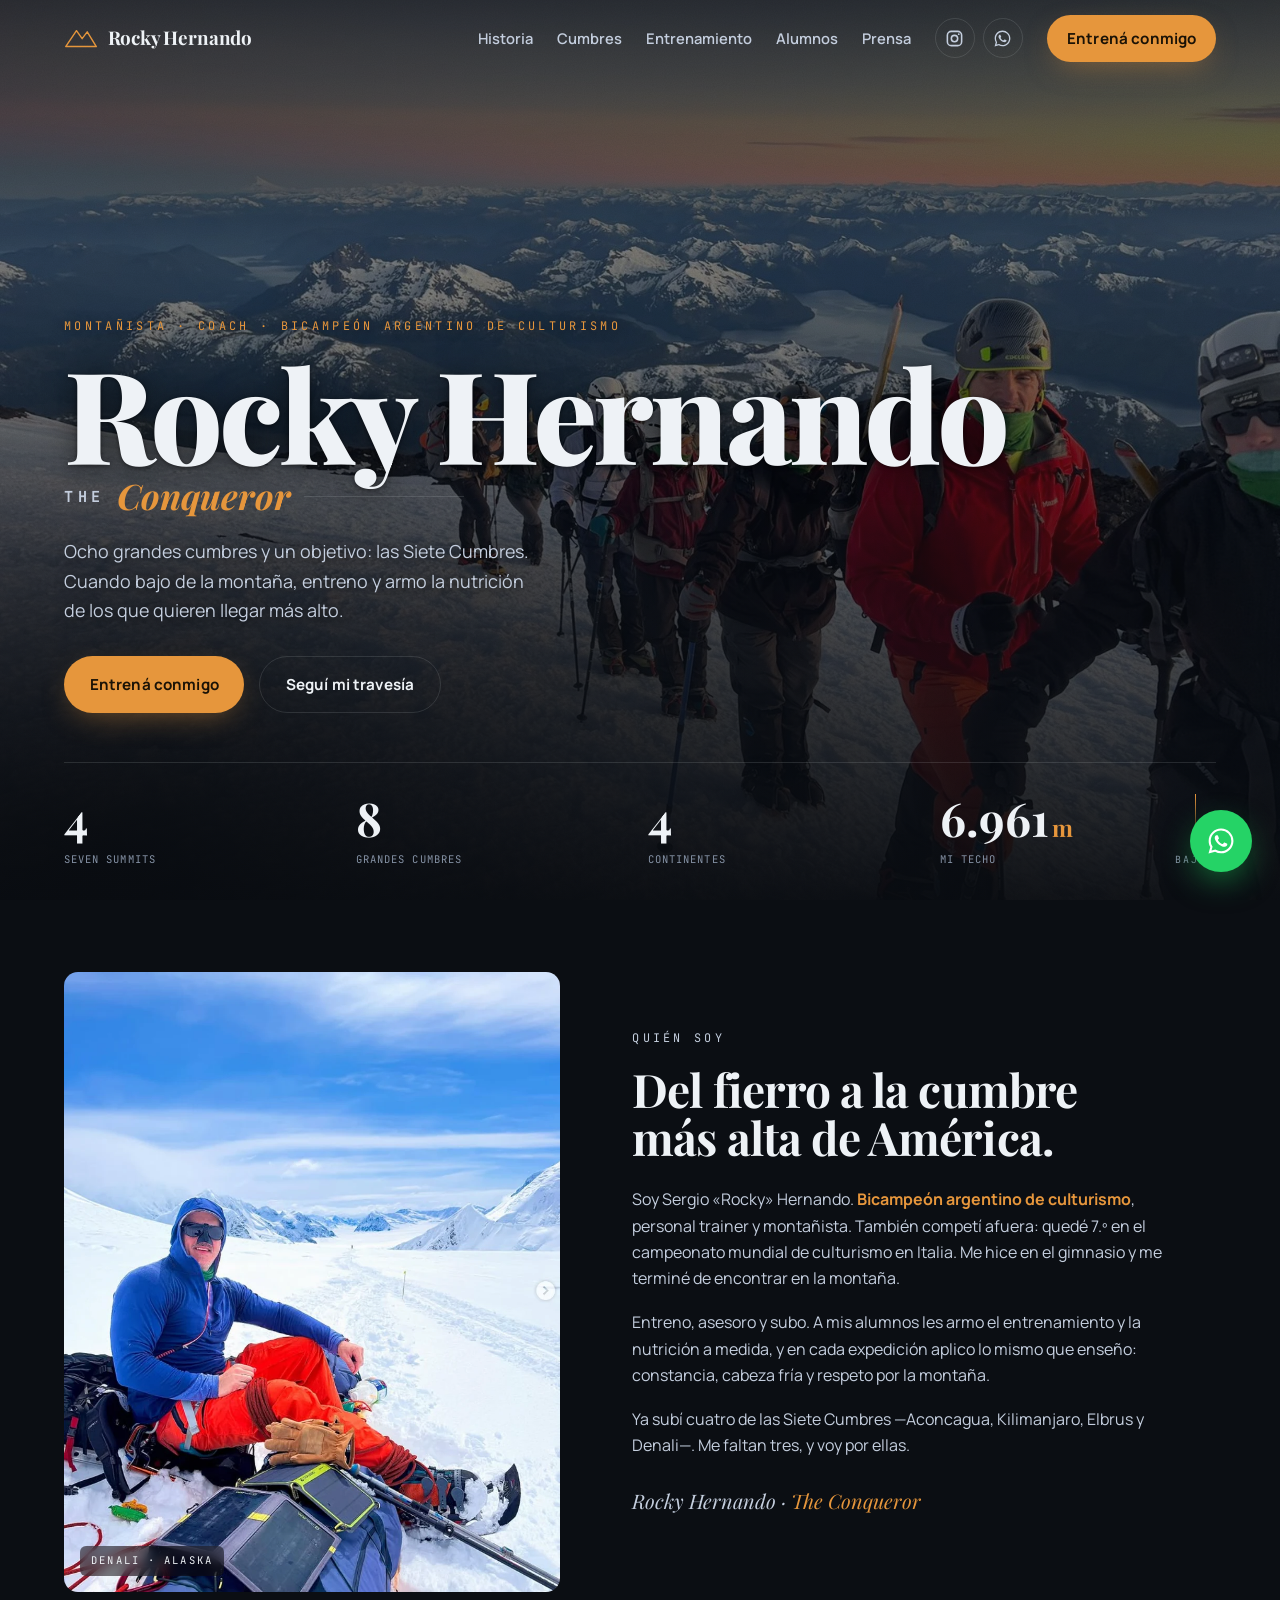
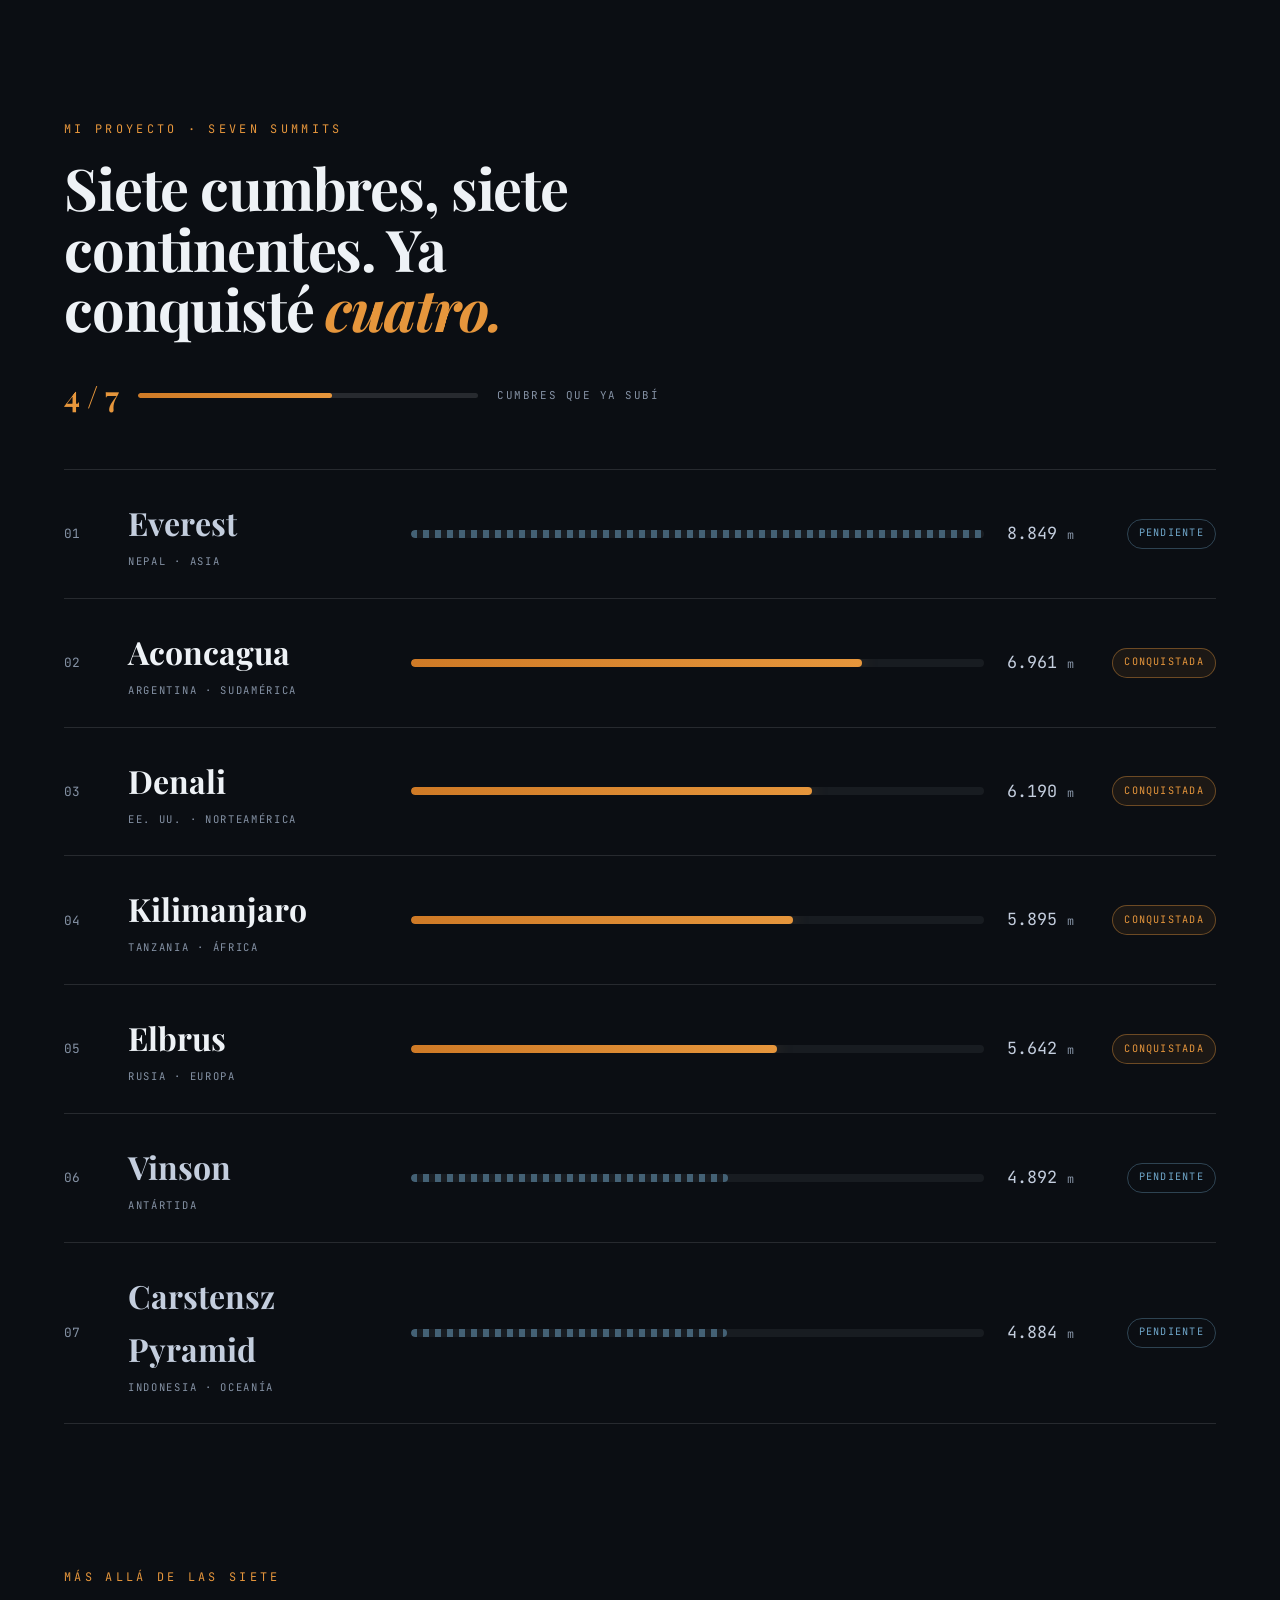
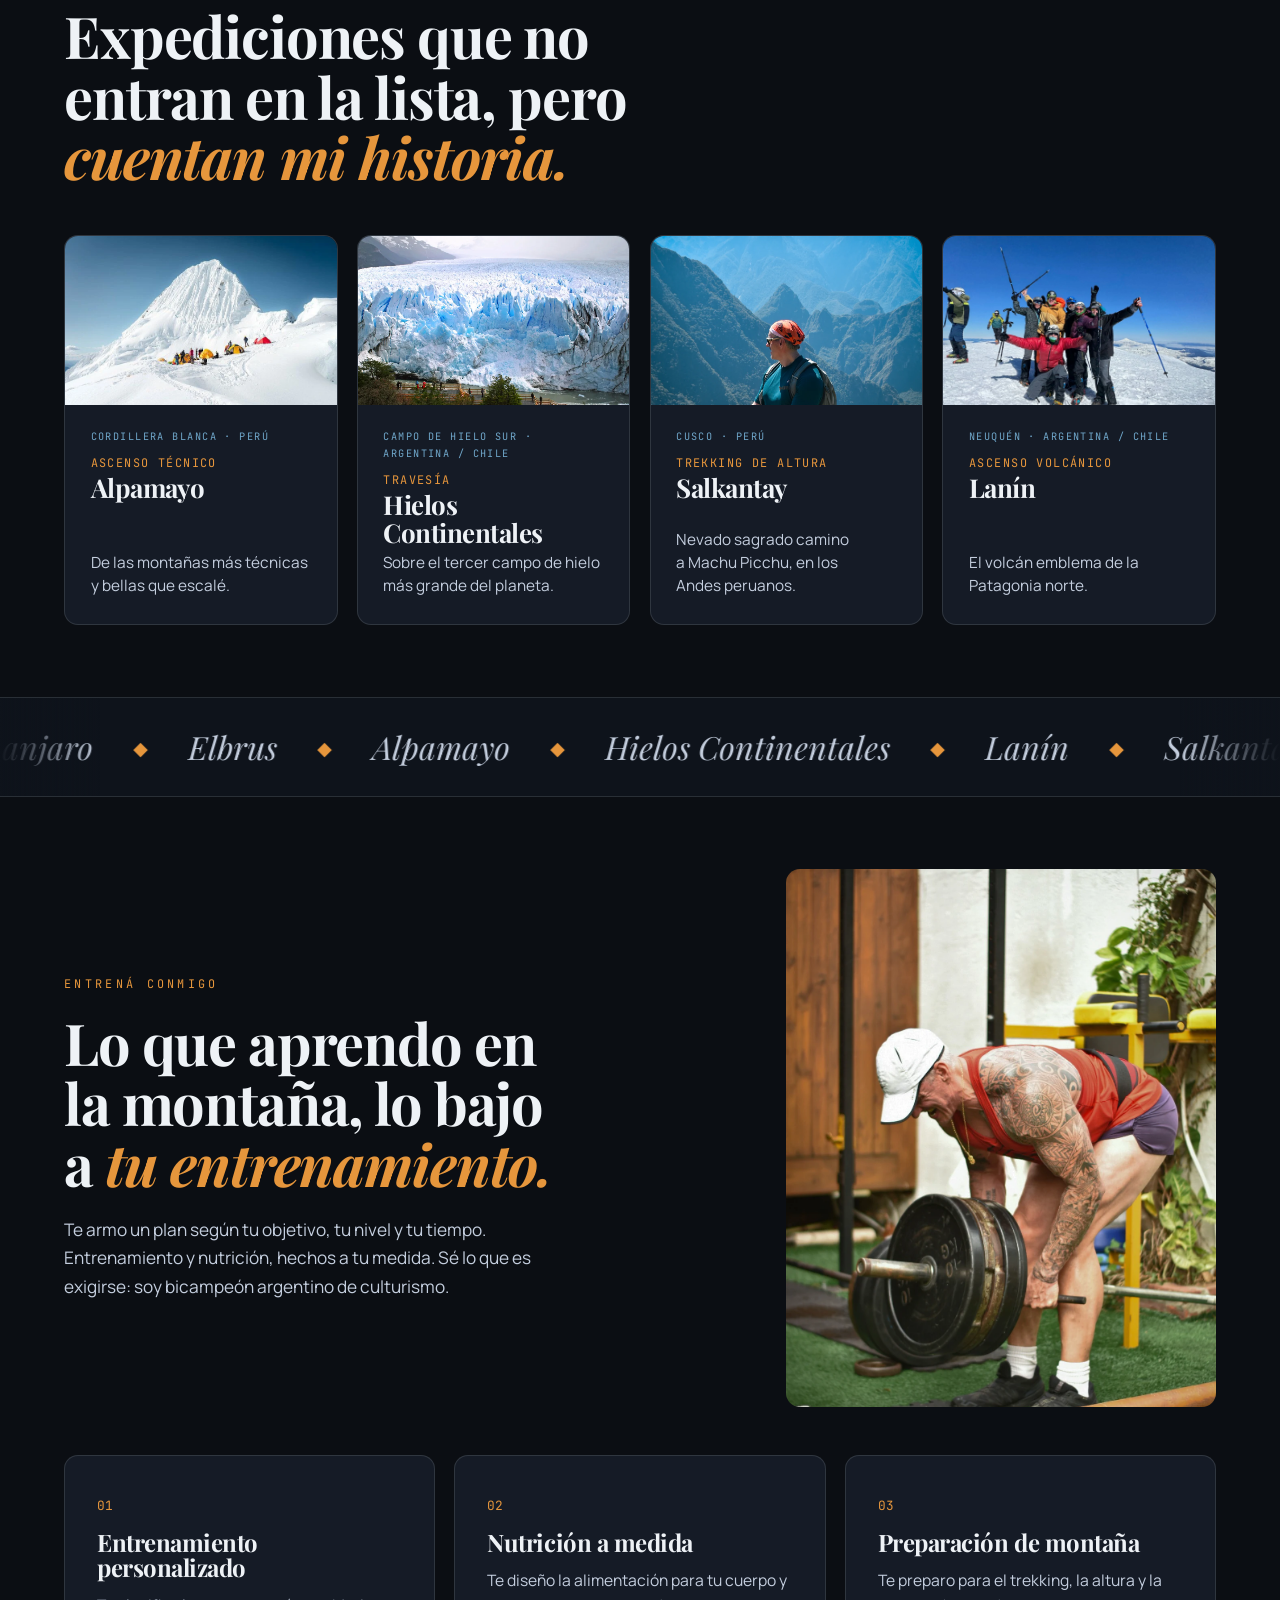
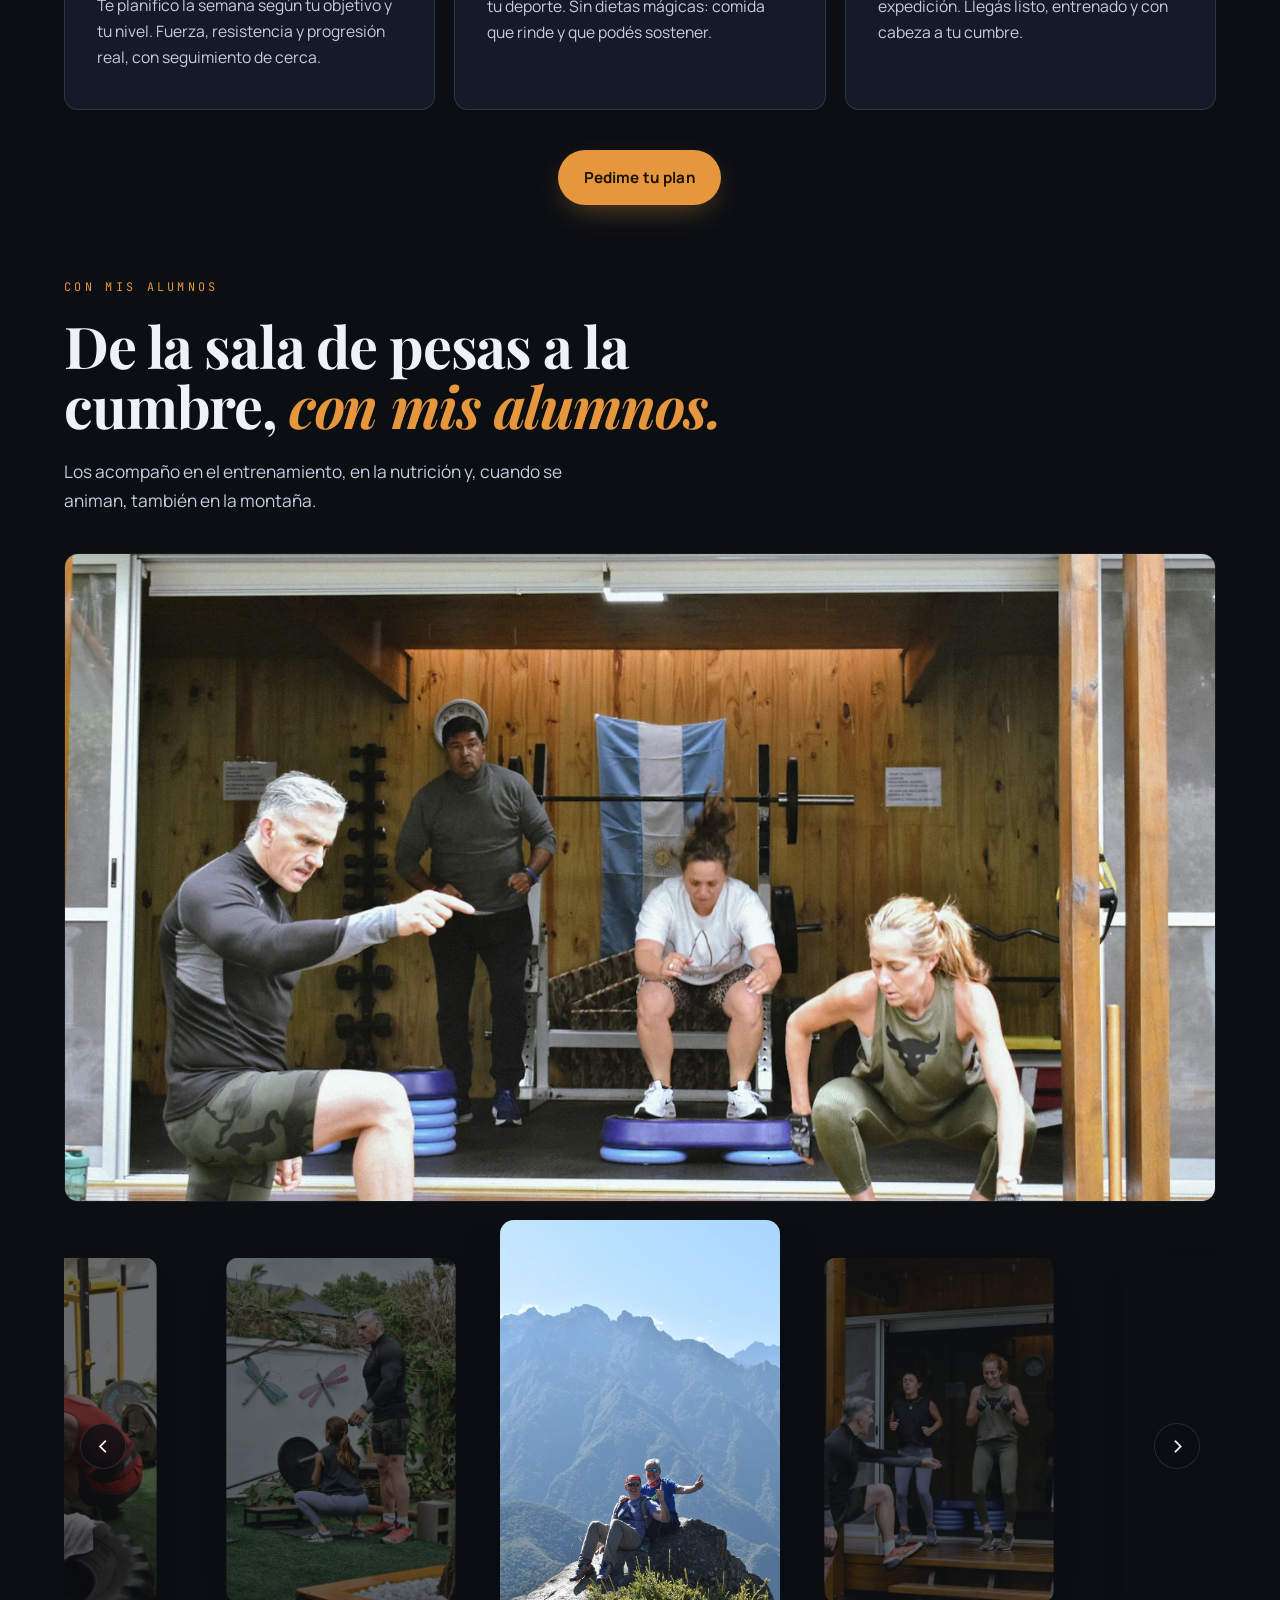
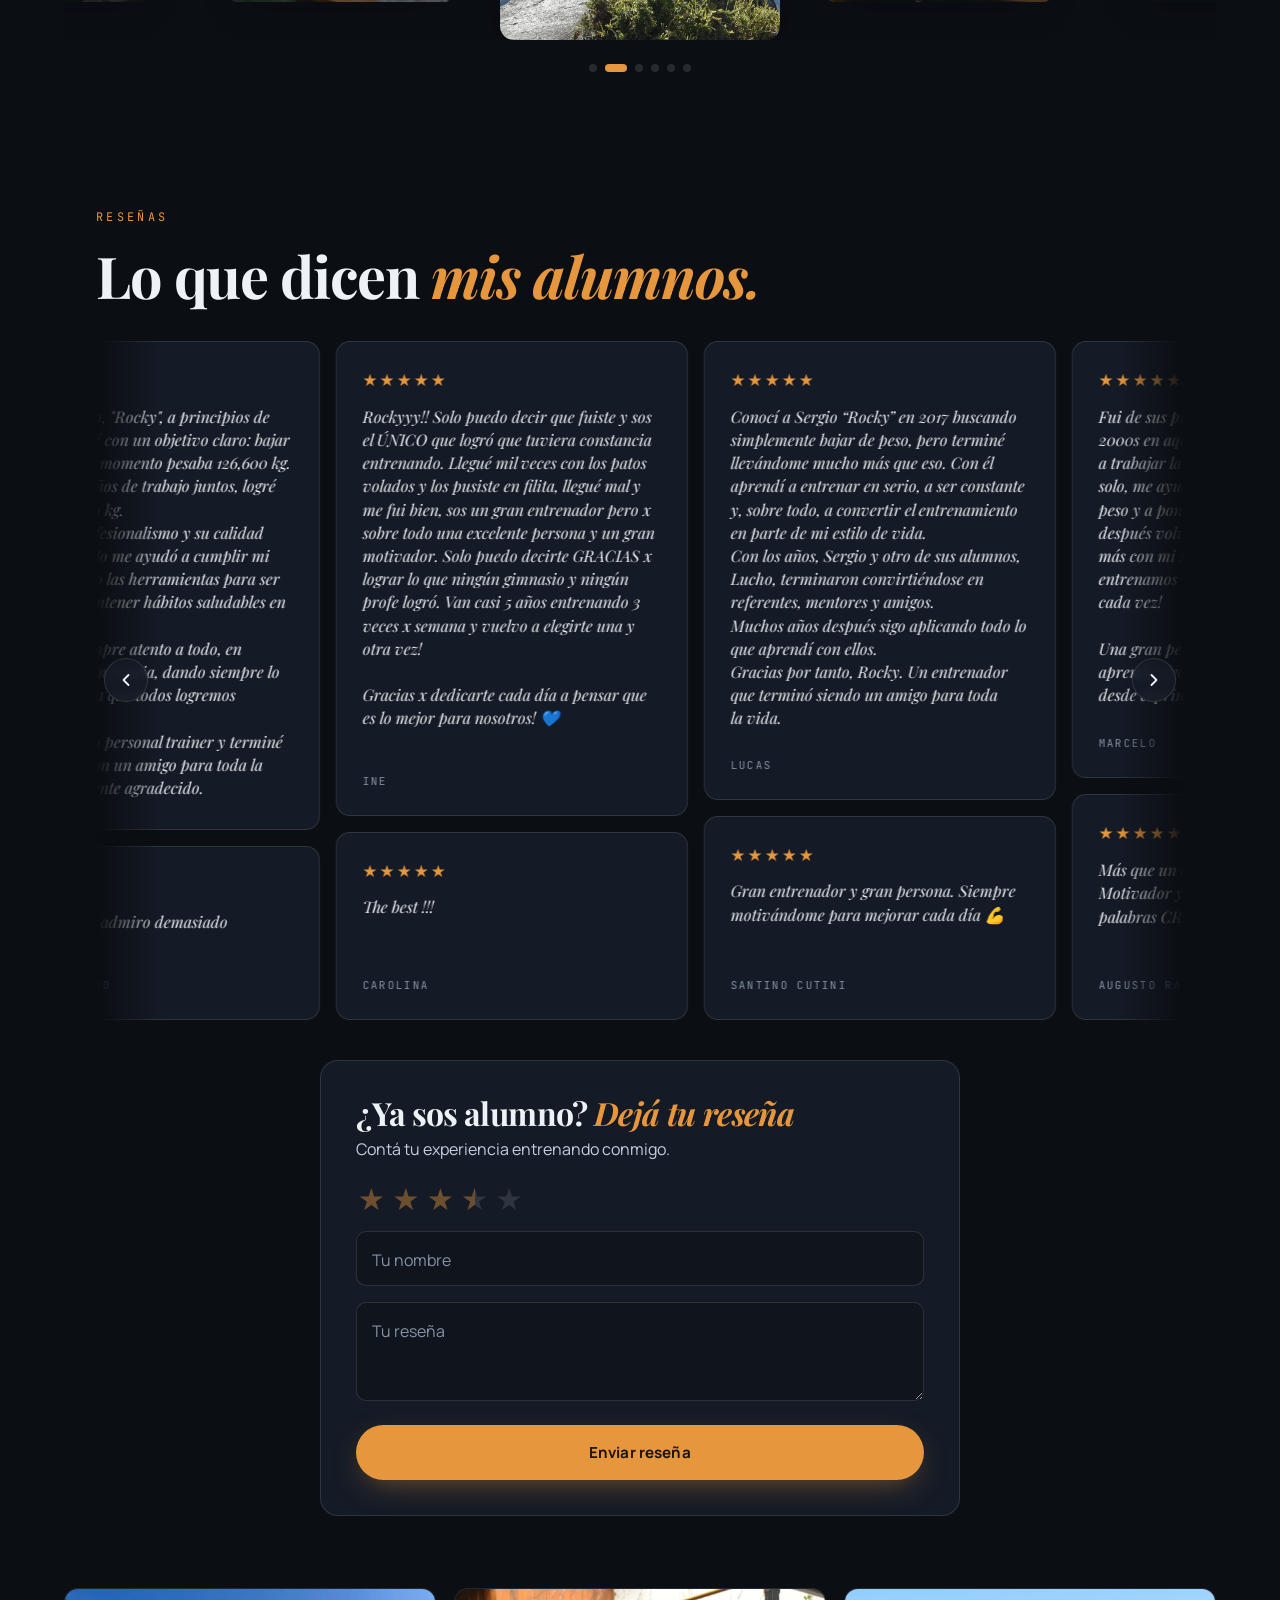
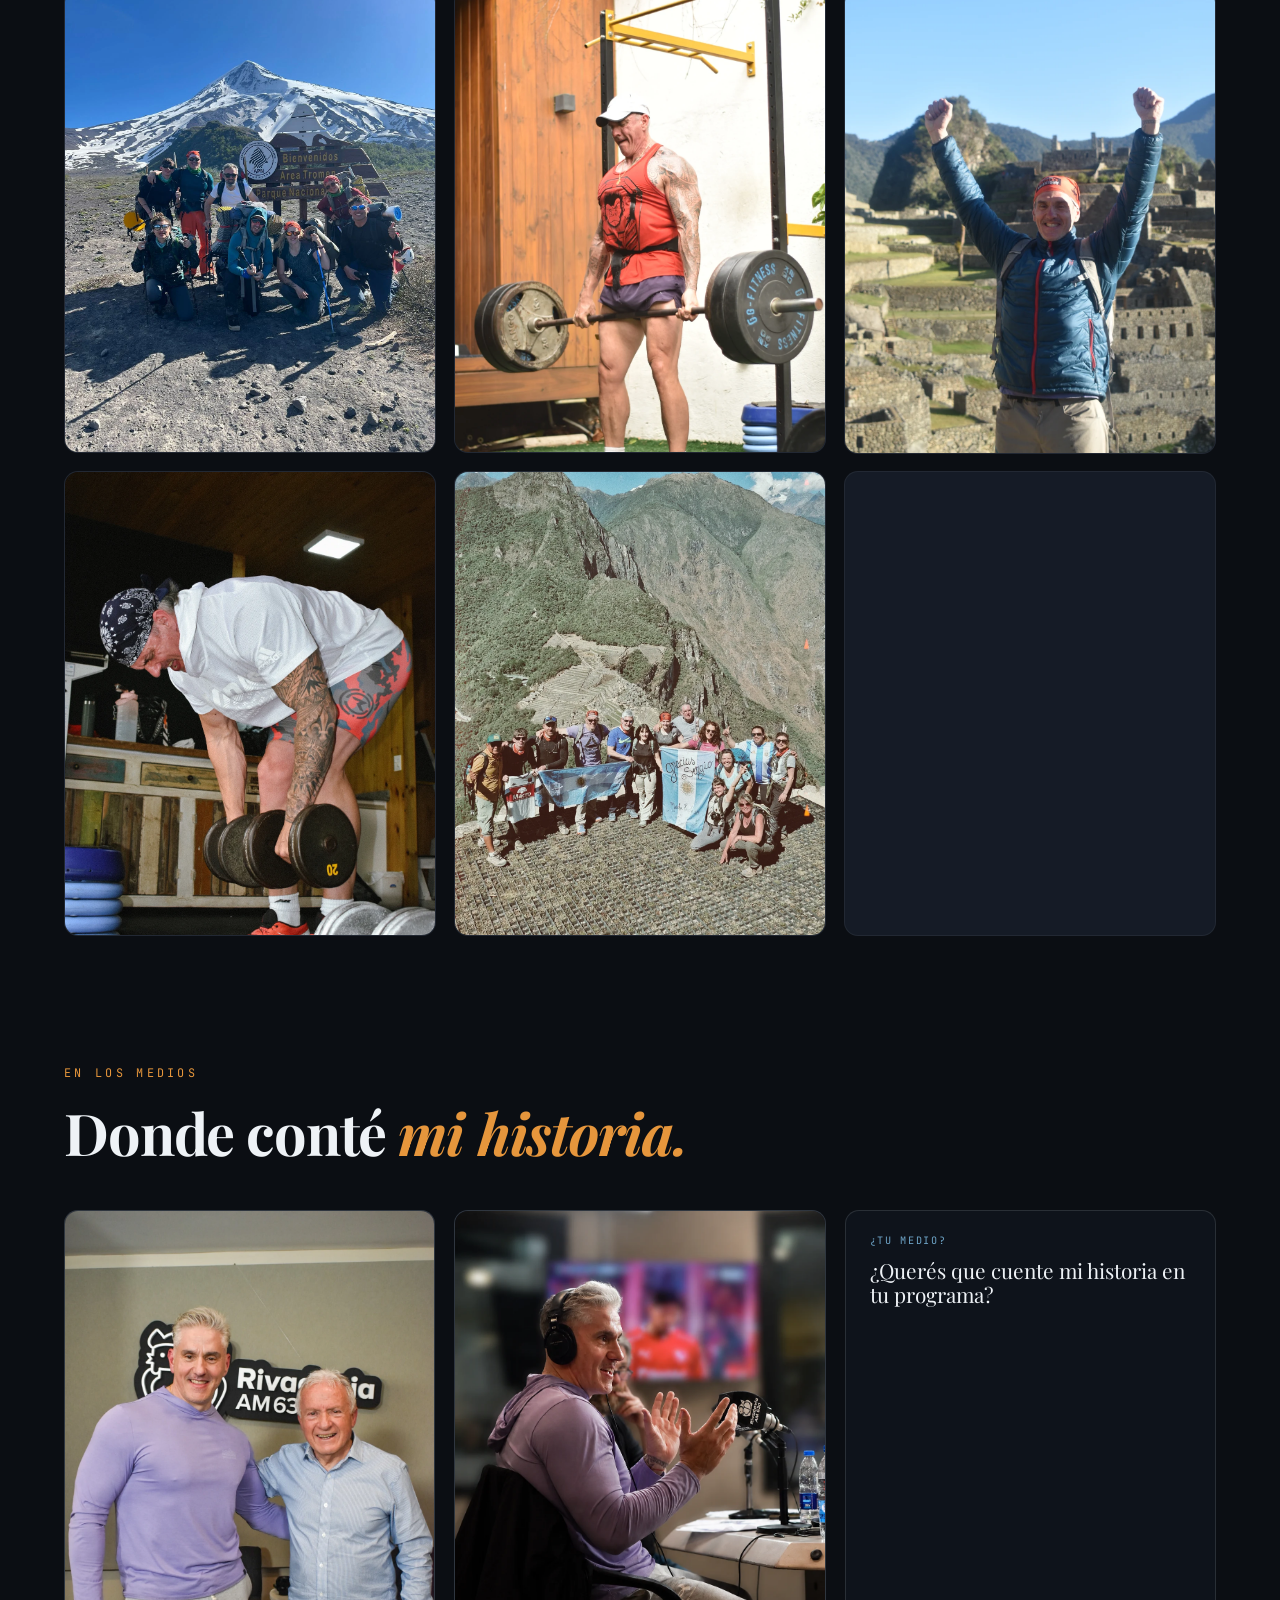
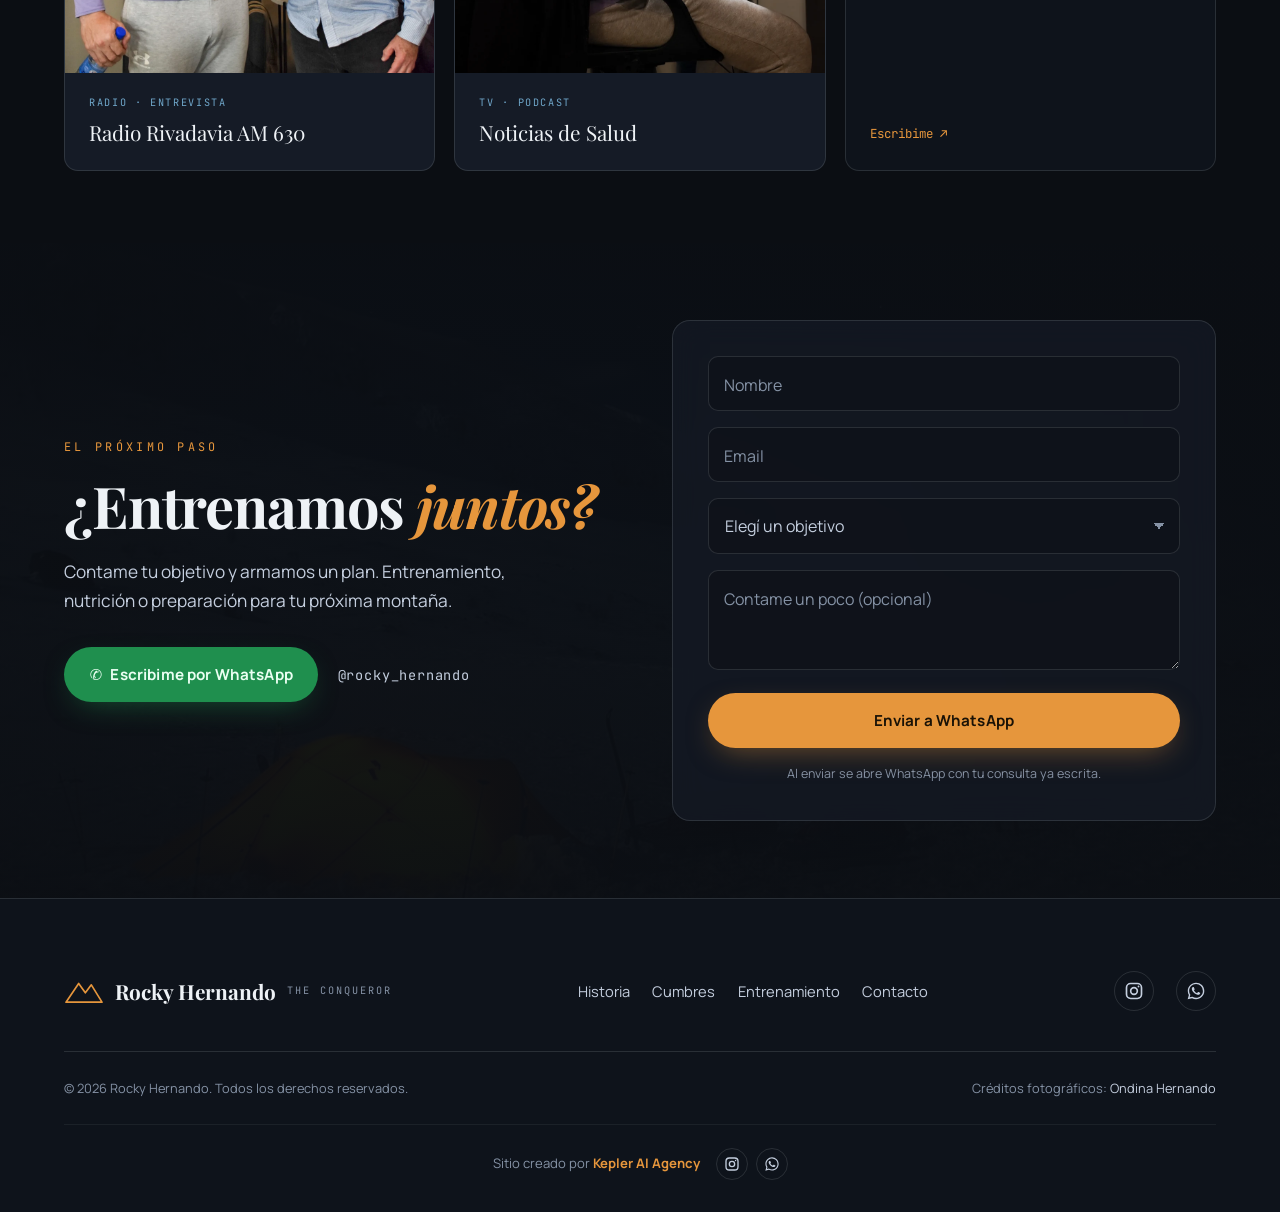
<file: index.html>
<!doctype html>
<html lang="es">
<head>
  <meta charset="utf-8" />
  <meta name="viewport" content="width=device-width, initial-scale=1" />
  <title>Rocky Hernando · The Conqueror — Montañista y coach deportivo</title>
  <meta name="description" content="Soy Sergio «Rocky» Hernando: bicampeón argentino de culturismo, personal trainer y montañista rumbo a las Siete Cumbres. Entrenamiento y nutrición personalizados." />
  <meta name="theme-color" content="#0b0e13" />

  <!-- Open Graph -->
  <meta property="og:type" content="website" />
  <meta property="og:title" content="Rocky Hernando · The Conqueror" />
  <meta property="og:description" content="Bicampeón argentino de culturismo y montañista rumbo a las Siete Cumbres. Entrená conmigo." />
  <meta property="og:image" content="assets/img/hero-rocky.webp" />

  <!-- Fonts -->
  <link rel="preconnect" href="https://fonts.googleapis.com" />
  <link rel="preconnect" href="https://fonts.gstatic.com" crossorigin />
  <link rel="stylesheet" href="https://fonts.googleapis.com/css2?family=Playfair+Display:ital,wght@0,500;0,600;0,700;0,800;0,900;1,500;1,600;1,700&family=Manrope:wght@400;500;600;700;800&family=JetBrains+Mono:wght@400;500;700&display=swap" />

  <!-- Hero priority -->
  <link rel="preload" as="image" href="assets/img/hero-rocky.webp" fetchpriority="high" />

  <link rel="stylesheet" href="styles.css?v=20260902b" />
  <link rel="icon" href="data:image/svg+xml,<svg xmlns='http://www.w3.org/2000/svg' viewBox='0 0 100 100'><rect width='100' height='100' fill='%230b0e13'/><path d='M12 74 L38 30 L52 52 L64 34 L88 74 Z' fill='%23e6963c'/></svg>" />
</head>

<body>
  <a class="skip-link" href="#main">Saltar al contenido</a>

  <!-- Splash -->
  <div class="splash" data-splash aria-hidden="true">
    <div class="splash-inner">
      <span class="splash-mark" aria-hidden="true">
        <svg viewBox="0 0 120 80" width="88" height="58"><path d="M6 72 L44 16 L64 44 L82 20 L114 72 Z" fill="none" stroke="currentColor" stroke-width="3" stroke-linejoin="round"/></svg>
      </span>
      <span class="splash-name">ROCKY&nbsp;HERNANDO</span>
      <span class="splash-line" aria-hidden="true"></span>
    </div>
  </div>

  <!-- Nav -->
  <header class="nav" data-nav>
    <div class="nav-inner">
      <a class="nav-logo" href="#hero" aria-label="Rocky Hernando — inicio">
        <span class="nav-logo-mark" aria-hidden="true">
          <svg viewBox="0 0 120 80" width="34" height="23"><path d="M6 72 L44 16 L64 44 L82 20 L114 72 Z" fill="none" stroke="currentColor" stroke-width="5" stroke-linejoin="round"/></svg>
        </span>
        <span class="nav-logo-text">Rocky Hernando</span>
      </a>

      <nav class="nav-links" aria-label="Principal">
        <a class="nav-link" href="#historia">Historia</a>
        <a class="nav-link" href="#cumbres">Cumbres</a>
        <a class="nav-link" href="#entrenamiento">Entrenamiento</a>
        <a class="nav-link" href="#alumnos">Alumnos</a>
        <a class="nav-link" href="#prensa">Prensa</a>
      </nav>

      <div class="nav-social">
        <a class="icon-btn is-ig" href="https://www.instagram.com/rocky_hernando/" target="_blank" rel="noopener" aria-label="Instagram de Rocky">
          <svg viewBox="0 0 24 24" width="19" height="19" fill="none" stroke="currentColor" stroke-width="2" stroke-linecap="round"><rect x="3" y="3" width="18" height="18" rx="5"/><circle cx="12" cy="12" r="4"/><circle cx="17.4" cy="6.6" r="1.1" fill="currentColor" stroke="none"/></svg>
        </a>
        <a class="icon-btn is-wa" data-wa-link href="#" rel="noopener" aria-label="WhatsApp de Rocky">
          <svg viewBox="0 0 24 24" width="19" height="19" fill="currentColor"><path d="M19.05 4.91A9.82 9.82 0 0 0 12.04 2C6.58 2 2.13 6.45 2.13 11.91c0 1.75.46 3.45 1.32 4.95L2 22l5.25-1.38a9.9 9.9 0 0 0 4.79 1.22h.01c5.46 0 9.91-4.45 9.91-9.91 0-2.65-1.03-5.14-2.91-7.02zM12.04 20.15h-.01a8.2 8.2 0 0 1-4.19-1.15l-.3-.18-3.12.82.83-3.04-.2-.31a8.19 8.19 0 0 1-1.26-4.38c0-4.54 3.7-8.23 8.24-8.23a8.2 8.2 0 0 1 8.23 8.24c0 4.54-3.7 8.23-8.24 8.23zm4.52-6.16c-.25-.12-1.47-.72-1.69-.81-.23-.08-.39-.12-.56.12-.17.25-.64.81-.79.98-.14.17-.29.19-.54.06-.25-.12-1.05-.39-1.99-1.23-.74-.66-1.23-1.47-1.38-1.72-.14-.25-.02-.38.11-.51.11-.11.25-.29.37-.43.12-.15.16-.25.25-.42.08-.17.04-.31-.02-.43-.06-.12-.56-1.34-.76-1.84-.2-.48-.4-.42-.56-.43-.14-.01-.31-.01-.48-.01-.17 0-.43.06-.66.31-.23.25-.87.85-.87 2.07 0 1.22.89 2.4 1.02 2.56.12.17 1.75 2.67 4.23 3.74.59.26 1.05.41 1.41.52.59.19 1.13.16 1.56.1.48-.07 1.47-.6 1.67-1.18.21-.58.21-1.07.14-1.18-.06-.11-.23-.17-.48-.29z"/></svg>
        </a>
      </div>

      <a class="btn btn-primary nav-cta" href="#contacto">Entrená conmigo</a>

      <button class="nav-burger" data-burger aria-label="Abrir menú" aria-expanded="false" aria-controls="mobile-menu">
        <span></span><span></span>
      </button>
    </div>
  </header>

  <!-- Mobile menu -->
  <div class="nav-mobile" id="mobile-menu" data-mobile-menu aria-hidden="true">
    <nav aria-label="Menú móvil">
      <a href="#historia">Historia</a>
      <a href="#cumbres">Cumbres</a>
      <a href="#expediciones">Expediciones</a>
      <a href="#entrenamiento">Entrenamiento</a>
      <a href="#alumnos">Alumnos</a>
      <a href="#prensa">Prensa</a>
      <a href="#contacto">Contacto</a>
    </nav>
    <div class="nav-mobile-social">
      <a class="icon-btn is-ig" href="https://www.instagram.com/rocky_hernando/" target="_blank" rel="noopener" aria-label="Instagram de Rocky">
        <svg viewBox="0 0 24 24" width="22" height="22" fill="none" stroke="currentColor" stroke-width="2" stroke-linecap="round"><rect x="3" y="3" width="18" height="18" rx="5"/><circle cx="12" cy="12" r="4"/><circle cx="17.4" cy="6.6" r="1.1" fill="currentColor" stroke="none"/></svg>
      </a>
      <a class="icon-btn is-wa" data-wa-link href="#" rel="noopener" aria-label="WhatsApp de Rocky">
        <svg viewBox="0 0 24 24" width="22" height="22" fill="currentColor"><path d="M19.05 4.91A9.82 9.82 0 0 0 12.04 2C6.58 2 2.13 6.45 2.13 11.91c0 1.75.46 3.45 1.32 4.95L2 22l5.25-1.38a9.9 9.9 0 0 0 4.79 1.22h.01c5.46 0 9.91-4.45 9.91-9.91 0-2.65-1.03-5.14-2.91-7.02zM12.04 20.15h-.01a8.2 8.2 0 0 1-4.19-1.15l-.3-.18-3.12.82.83-3.04-.2-.31a8.19 8.19 0 0 1-1.26-4.38c0-4.54 3.7-8.23 8.24-8.23a8.2 8.2 0 0 1 8.23 8.24c0 4.54-3.7 8.23-8.24 8.23zm4.52-6.16c-.25-.12-1.47-.72-1.69-.81-.23-.08-.39-.12-.56.12-.17.25-.64.81-.79.98-.14.17-.29.19-.54.06-.25-.12-1.05-.39-1.99-1.23-.74-.66-1.23-1.47-1.38-1.72-.14-.25-.02-.38.11-.51.11-.11.25-.29.37-.43.12-.15.16-.25.25-.42.08-.17.04-.31-.02-.43-.06-.12-.56-1.34-.76-1.84-.2-.48-.4-.42-.56-.43-.14-.01-.31-.01-.48-.01-.17 0-.43.06-.66.31-.23.25-.87.85-.87 2.07 0 1.22.89 2.4 1.02 2.56.12.17 1.75 2.67 4.23 3.74.59.26 1.05.41 1.41.52.59.19 1.13.16 1.56.1.48-.07 1.47-.6 1.67-1.18.21-.58.21-1.07.14-1.18-.06-.11-.23-.17-.48-.29z"/></svg>
      </a>
    </div>
  </div>

  <main id="main">

    <!-- ===================== HERO ===================== -->
    <section class="hero" id="hero">
      <div class="hero-bg" aria-hidden="true">
        <img src="assets/img/hero-rocky.webp" alt="" class="hero-img ambient-on" fetchpriority="high" decoding="sync" />
        <div class="hero-tint"></div>
        <div class="hero-grain"></div>
      </div>

      <div class="hero-content">
        <p class="kicker">Montañista · Coach · Bicampeón argentino de culturismo</p>
        <h1 class="hero-title">
          <span class="hero-name">Rocky Hernando</span>
          <span class="hero-epithet"><span>The</span> <em>Conqueror</em></span>
        </h1>
        <p class="hero-sub">Ocho grandes cumbres y un objetivo: las Siete Cumbres. Cuando bajo de la montaña, entreno y armo la nutrición de los que quieren llegar más alto.</p>
        <div class="hero-actions">
          <a class="btn btn-primary" href="#contacto">Entrená conmigo</a>
          <a class="btn btn-ghost" href="#cumbres">Seguí mi travesía</a>
        </div>
      </div>

      <ul class="hero-stats" aria-label="Mis cifras">
        <li><span class="stat-num"><span data-count-to="4">4</span></span><span class="stat-label">Seven Summits</span></li>
        <li><span class="stat-num"><span data-count-to="8">8</span></span><span class="stat-label">Grandes cumbres</span></li>
        <li><span class="stat-num"><span data-count-to="4">4</span></span><span class="stat-label">Continentes</span></li>
        <li><span class="stat-num"><span data-count-to="6961">6961</span><span class="stat-unit">m</span></span><span class="stat-label">Mi techo</span></li>
      </ul>

      <a class="hero-scroll" href="#historia" aria-label="Bajar">
        <span class="hero-scroll-line" aria-hidden="true"></span>
        <span class="hero-scroll-text">Bajar</span>
      </a>
    </section>

    <!-- ===================== HISTORIA ===================== -->
    <section class="about" id="historia">
      <div class="about-grid">
        <figure class="about-figure" data-reveal>
          <img src="assets/img/rocky-denali.webp" alt="Rocky Hernando en el glaciar del Denali, Alaska" loading="lazy" decoding="async" />
          <figcaption class="about-caption">Denali · Alaska</figcaption>
        </figure>

        <div class="about-text">
          <p class="kicker" data-reveal>Quién soy</p>
          <h2 class="about-title" data-reveal>Del fierro a la cumbre más alta de América.</h2>
          <p data-reveal>Soy Sergio «Rocky» Hernando. <strong>Bicampeón argentino de culturismo</strong>, personal trainer y montañista. También competí afuera: quedé 7.º en el campeonato mundial de culturismo en Italia. Me hice en el gimnasio y me terminé de encontrar en la montaña.</p>
          <p data-reveal>Entreno, asesoro y subo. A mis alumnos les armo el entrenamiento y la nutrición a medida, y en cada expedición aplico lo mismo que enseño: constancia, cabeza fría y respeto por la montaña.</p>
          <p data-reveal>Ya subí cuatro de las Siete Cumbres —Aconcagua, Kilimanjaro, Elbrus y Denali—. Me faltan tres, y voy por ellas.</p>
          <p class="about-sign" data-reveal>Rocky Hernando · <span>The Conqueror</span></p>
        </div>
      </div>
    </section>

    <!-- ===================== SEVEN SUMMITS ===================== -->
    <section class="summits" id="cumbres">
      <div class="section-head">
        <p class="kicker" data-reveal>Mi proyecto · Seven Summits</p>
        <h2 class="section-title" data-reveal>Siete cumbres, siete continentes. Ya conquisté <em>cuatro.</em></h2>
        <div class="summits-progress" data-reveal>
          <span class="summits-progress-num"><span data-count-to="4">4</span> / 7</span>
          <span class="summits-progress-bar" aria-hidden="true"><span style="--p:57%"></span></span>
          <span class="summits-progress-label">cumbres que ya subí</span>
        </div>
      </div>

      <ol class="ascent" aria-label="Mi progreso en las Siete Cumbres">
        <li class="ascent-row is-pending" data-reveal style="--w:100%">
          <span class="ascent-rank">01</span>
          <span class="ascent-bar" aria-hidden="true"><i></i></span>
          <span class="ascent-info"><span class="ascent-name">Everest</span><span class="ascent-cont">Nepal · Asia</span></span>
          <span class="ascent-alt">8.849 <small>m</small></span>
          <span class="ascent-status">Pendiente</span>
        </li>
        <li class="ascent-row is-done" data-reveal style="--w:78.7%">
          <span class="ascent-rank">02</span>
          <span class="ascent-bar" aria-hidden="true"><i></i></span>
          <span class="ascent-info"><span class="ascent-name">Aconcagua</span><span class="ascent-cont">Argentina · Sudamérica</span></span>
          <span class="ascent-alt">6.961 <small>m</small></span>
          <span class="ascent-status">Conquistada</span>
        </li>
        <li class="ascent-row is-done" data-reveal style="--w:70%">
          <span class="ascent-rank">03</span>
          <span class="ascent-bar" aria-hidden="true"><i></i></span>
          <span class="ascent-info"><span class="ascent-name">Denali</span><span class="ascent-cont">EE. UU. · Norteamérica</span></span>
          <span class="ascent-alt">6.190 <small>m</small></span>
          <span class="ascent-status">Conquistada</span>
        </li>
        <li class="ascent-row is-done" data-reveal style="--w:66.6%">
          <span class="ascent-rank">04</span>
          <span class="ascent-bar" aria-hidden="true"><i></i></span>
          <span class="ascent-info"><span class="ascent-name">Kilimanjaro</span><span class="ascent-cont">Tanzania · África</span></span>
          <span class="ascent-alt">5.895 <small>m</small></span>
          <span class="ascent-status">Conquistada</span>
        </li>
        <li class="ascent-row is-done" data-reveal style="--w:63.8%">
          <span class="ascent-rank">05</span>
          <span class="ascent-bar" aria-hidden="true"><i></i></span>
          <span class="ascent-info"><span class="ascent-name">Elbrus</span><span class="ascent-cont">Rusia · Europa</span></span>
          <span class="ascent-alt">5.642 <small>m</small></span>
          <span class="ascent-status">Conquistada</span>
        </li>
        <li class="ascent-row is-pending" data-reveal style="--w:55.3%">
          <span class="ascent-rank">06</span>
          <span class="ascent-bar" aria-hidden="true"><i></i></span>
          <span class="ascent-info"><span class="ascent-name">Vinson</span><span class="ascent-cont">Antártida</span></span>
          <span class="ascent-alt">4.892 <small>m</small></span>
          <span class="ascent-status">Pendiente</span>
        </li>
        <li class="ascent-row is-pending" data-reveal style="--w:55.2%">
          <span class="ascent-rank">07</span>
          <span class="ascent-bar" aria-hidden="true"><i></i></span>
          <span class="ascent-info"><span class="ascent-name">Carstensz Pyramid</span><span class="ascent-cont">Indonesia · Oceanía</span></span>
          <span class="ascent-alt">4.884 <small>m</small></span>
          <span class="ascent-status">Pendiente</span>
        </li>
      </ol>
    </section>

    <!-- ===================== EXPEDICIONES ===================== -->
    <section class="exped" id="expediciones">
      <div class="section-head">
        <p class="kicker" data-reveal>Más allá de las Siete</p>
        <h2 class="section-title" data-reveal>Expediciones que no entran en la lista, pero <em>cuentan mi historia.</em></h2>
      </div>

      <div class="exped-grid">
        <article class="exp-card" data-reveal>
          <div class="exp-img"><img src="assets/img/alpamayo.webp" alt="Campamento al pie del Alpamayo, Cordillera Blanca" loading="lazy" decoding="async" /></div>
          <div class="exp-body">
            <p class="exp-loc">Cordillera Blanca · Perú</p>
            <h3 class="exp-name">Alpamayo</h3>
            <p class="exp-alt">Ascenso técnico</p>
            <p class="exp-desc">De las montañas más técnicas y bellas que escalé.</p>
          </div>
        </article>

        <article class="exp-card" data-reveal>
          <div class="exp-img"><img src="assets/img/patagonia.webp" alt="Campo de hielo patagónico con montañas" loading="lazy" decoding="async" /></div>
          <div class="exp-body">
            <p class="exp-loc">Campo de Hielo Sur · Argentina / Chile</p>
            <h3 class="exp-name">Hielos Continentales</h3>
            <p class="exp-alt">Travesía</p>
            <p class="exp-desc">Sobre el tercer campo de hielo más grande del planeta.</p>
          </div>
        </article>

        <article class="exp-card" data-reveal>
          <div class="exp-img"><img src="assets/img/rocky-salkantay.webp" alt="Rocky en el trekking del Salkantay, camino a Machu Picchu" loading="lazy" decoding="async" /></div>
          <div class="exp-body">
            <p class="exp-loc">Cusco · Perú</p>
            <h3 class="exp-name">Salkantay</h3>
            <p class="exp-alt">Trekking de altura</p>
            <p class="exp-desc">Nevado sagrado camino a Machu Picchu, en los Andes peruanos.</p>
          </div>
        </article>

        <article class="exp-card" data-reveal>
          <div class="exp-img"><img src="assets/img/rocky-lanin-ascenso.webp" alt="Rocky liderando el ascenso al volcán Lanín al amanecer" loading="lazy" decoding="async" /></div>
          <div class="exp-body">
            <p class="exp-loc">Neuquén · Argentina / Chile</p>
            <h3 class="exp-name">Lanín</h3>
            <p class="exp-alt">Ascenso volcánico</p>
            <p class="exp-desc">El volcán emblema de la Patagonia norte.</p>
          </div>
        </article>
      </div>
    </section>

    <!-- ===================== MARQUEE ===================== -->
    <div class="marquee" aria-hidden="true">
      <div class="marquee-track" data-marquee>
        <span>Aconcagua</span><span class="dot">◆</span><span>Kilimanjaro</span><span class="dot">◆</span><span>Elbrus</span><span class="dot">◆</span><span>Alpamayo</span><span class="dot">◆</span><span>Hielos Continentales</span><span class="dot">◆</span><span>Lanín</span><span class="dot">◆</span><span>Salkantay</span><span class="dot">◆</span><span>Denali</span><span class="dot">◆</span>
      </div>
    </div>

    <!-- ===================== ENTRENAMIENTO ===================== -->
    <section class="train" id="entrenamiento">
      <div class="train-top">
        <div class="section-head">
          <p class="kicker" data-reveal>Entrená conmigo</p>
          <h2 class="section-title" data-reveal>Lo que aprendo en la montaña, lo bajo a <em>tu entrenamiento.</em></h2>
          <p class="section-lead" data-reveal>Te armo un plan según tu objetivo, tu nivel y tu tiempo. Entrenamiento y nutrición, hechos a tu medida. Sé lo que es exigirse: soy bicampeón argentino de culturismo.</p>
        </div>
        <figure class="train-figure" data-reveal>
          <img src="assets/img/rocky-fisico2.webp" alt="Rocky Hernando, bicampeón argentino de culturismo" loading="lazy" decoding="async" />
        </figure>
      </div>

      <div class="train-grid">
        <article class="train-card" data-reveal>
          <span class="train-num">01</span>
          <h3 class="train-name">Entrenamiento personalizado</h3>
          <p>Te planifico la semana según tu objetivo y tu nivel. Fuerza, resistencia y progresión real, con seguimiento de cerca.</p>
        </article>
        <article class="train-card" data-reveal>
          <span class="train-num">02</span>
          <h3 class="train-name">Nutrición a medida</h3>
          <p>Te diseño la alimentación para tu cuerpo y tu deporte. Sin dietas mágicas: comida que rinde y que podés sostener.</p>
        </article>
        <article class="train-card" data-reveal>
          <span class="train-num">03</span>
          <h3 class="train-name">Preparación de montaña</h3>
          <p>Te preparo para el trekking, la altura y la expedición. Llegás listo, entrenado y con cabeza a tu cumbre.</p>
        </article>
      </div>

      <div class="train-cta" data-reveal>
        <a class="btn btn-primary" href="#contacto">Pedime tu plan</a>
      </div>
    </section>

    <!-- ===================== ALUMNOS ===================== -->
    <section class="alumnos" id="alumnos">
      <div class="section-head">
        <p class="kicker" data-reveal>Con mis alumnos</p>
        <h2 class="section-title" data-reveal>De la sala de pesas a la cumbre, <em>con mis alumnos.</em></h2>
        <p class="section-lead" data-reveal>Los acompaño en el entrenamiento, en la nutrición y, cuando se animan, también en la montaña.</p>
      </div>
      <figure class="alumnos-feature" data-reveal><img src="assets/img/alumno-4.webp" alt="Rocky entrenando a un grupo de alumnos en su gimnasio" loading="lazy" decoding="async" /></figure>
      <div class="ccar" data-ccar>
        <button class="ccar-arrow ccar-prev" type="button" aria-label="Foto anterior"><span aria-hidden="true">‹</span></button>
        <div class="ccar-vp" data-ccar-vp>
          <div class="ccar-track" data-ccar-track>
            <div class="cslide"><img src="assets/img/alumno-1.webp" alt="Rocky guiando a una alumna en sentadilla con barra" loading="lazy" decoding="async" /></div>
            <div class="cslide"><img src="assets/img/alumno-2.webp" alt="Rocky con un alumno en la cumbre" loading="lazy" decoding="async" /></div>
            <div class="cslide"><img src="assets/img/alumno-5.webp" alt="Rocky guiando ejercicios de salto con sus alumnas" loading="lazy" decoding="async" /></div>
            <div class="cslide"><img src="assets/img/alumno-3.webp" alt="Alumna entrenando fuerza en el gimnasio" loading="lazy" decoding="async" /></div>
            <div class="cslide"><img src="assets/img/alumno-6.webp" alt="Rocky corrigiendo la técnica de sus alumnos" loading="lazy" decoding="async" /></div>
            <div class="cslide"><img src="assets/img/alumno-7.webp" alt="Rocky asistiendo a un alumno en el gimnasio" loading="lazy" decoding="async" /></div>
          </div>
        </div>
        <button class="ccar-arrow ccar-next" type="button" aria-label="Foto siguiente"><span aria-hidden="true">›</span></button>
        <div class="ccar-dots" data-ccar-dots role="tablist" aria-label="Fotos de alumnos"></div>
      </div>
    </section>

    <!-- ===================== RESEÑAS ===================== -->
    <section class="reviews" id="resenas">
      <div class="section-head">
        <p class="kicker" data-reveal>Reseñas</p>
        <h2 class="section-title" data-reveal>Lo que dicen <em>mis alumnos.</em></h2>
      </div>

      <div class="reviews-grid" data-reviews data-reveal>
        <article class="review-card">
          <div class="review-stars" aria-label="5 de 5 estrellas">★★★★★</div>
          <p class="review-text">Lo más importante: te entrena la mentalidad positiva y la confianza en uno mismo 💪🏽🩶</p>
          <p class="review-name">Agus R.</p>
        </article>
        <article class="review-card">
          <div class="review-stars" aria-label="5 de 5 estrellas">★★★★★</div>
          <p class="review-text">Rocky me cambió la mentalidad y constantemente me motiva a seguir y dar lo mejor de mí.</p>
          <p class="review-name">Nico Vecchione</p>
        </article>
        <article class="review-card">
          <div class="review-stars" aria-label="5 de 5 estrellas">★★★★★</div>
          <p class="review-text">Es muy difícil explicar lo que Rocky realmente nos enseña. Te muestra una versión de vos que no sabías que existía adentro tuyo. Te fortalece el cuerpo y la mente de forma tal que uno desarrolla mucha confianza propia. Y lo hace desde el ejemplo y la paciencia. 🤍</p>
          <p class="review-name">J. Noa Rodríguez</p>
        </article>
        <article class="review-card">
          <div class="review-stars" aria-label="5 de 5 estrellas">★★★★★</div>
          <p class="review-text">Gran entrenador y gran persona. Siempre motivándome para mejorar cada día 💪</p>
          <p class="review-name">Santino Cutini</p>
        </article>
        <article class="review-card">
          <div class="review-stars" aria-label="5 de 5 estrellas">★★★★★</div>
          <p class="review-text">Si buscás un cambio, es la persona que te va a incentivar y acompañar para lograr tus metas, paso a paso y año tras año concretándolo… gracias Rocky.</p>
          <p class="review-name">Andrés</p>
        </article>
        <article class="review-card">
          <div class="review-stars" aria-label="5 de 5 estrellas">★★★★★</div>
          <p class="review-text">The best !!!</p>
          <p class="review-name">Carolina</p>
        </article>
        <article class="review-card">
          <div class="review-stars" aria-label="5 de 5 estrellas">★★★★★</div>
          <p class="review-text">Te impulsa constantemente a dar tu máximo esfuerzo, pero sobre todo a confiar en vos mismo y en tus capacidades. Con su acompañamiento aprendés que muchas veces el límite está en la mente y que, con esfuerzo, constancia y actitud podés superarte día a día. Más que un entrenamiento físico, es un aprendizaje para vencer tus propias limitaciones.</p>
          <p class="review-name">Daniela</p>
        </article>
        <article class="review-card">
          <div class="review-stars" aria-label="5 de 5 estrellas">★★★★★</div>
          <p class="review-text">Rocky es un motivador nato, siempre te alienta a dar lo mejor de vos y a reconocer tus propios logros. El cambio con él no es solo físico, sino profundamente mental. Te ayuda a desarrollar ese «callito mental» tan necesario, enseñándote el verdadero valor de la disciplina y el compromiso.</p>
          <p class="review-name">Feli Dietze</p>
        </article>
        <article class="review-card">
          <div class="review-stars" aria-label="5 de 5 estrellas">★★★★★</div>
          <p class="review-text">Sos increíble te admiro demasiado</p>
          <p class="review-name">Bahía hernando</p>
        </article>
        <article class="review-card">
          <div class="review-stars" aria-label="5 de 5 estrellas">★★★★★</div>
          <p class="review-text">Los mejores entrenamientos, gracias por el tiempo y dedicación que le pones a la rutina de cada uno día a día! Se ven grandes cambios estoy más a gusto conmigo misma</p>
          <p class="review-name">Mili</p>
        </article>
        <article class="review-card">
          <div class="review-stars" aria-label="5 de 5 estrellas">★★★★★</div>
          <p class="review-text">Más que un entrenador, un sensei. Motivador y formador de hábitos sanos. 5 palabras CRACK</p>
          <p class="review-name">Augusto Raimundo</p>
        </article>
        <article class="review-card">
          <div class="review-stars" aria-label="5 de 5 estrellas">★★★★★</div>
          <p class="review-text">Rocky no solo te entrena, también te enseña a ser constante. Te motiva, te exige y logra que quieras superarte un poco más cada día. Gran entrenador y gran persona. ¡Gracias Rocky! 💪</p>
          <p class="review-name">Catalina</p>
        </article>
        <article class="review-card">
          <div class="review-stars" aria-label="5 de 5 estrellas">★★★★★</div>
          <p class="review-text">Excelente profesional y mejor persona.<br />Un antes y después en entrenamiento y alimentación.<br />Rocky te lleva a un nivel que difícilmente logres solo, siempre con la amabilidad y predisposición al máximo.<br /><br />En mentalidad es inquebrantable y te enseña a ser eso mismo, entrenar y ganarle a la cabeza.</p>
          <p class="review-name">Rodri</p>
        </article>
        <article class="review-card">
          <div class="review-stars" aria-label="5 de 5 estrellas">★★★★★</div>
          <p class="review-text">Comencé a entrenar por salud, pensé que no iba a poder mantener el ritmo y iba a dejar, pero la verdad que con Rocky como entrenador, nunca me faltó la motivación y en especial la escucha activa que tiene con todos sus alumnos. Es un gran entrenador, en especial en crear hábitos sanos que nos ayuden a salir del sedentarismo para poder tener más energía durante los días y sentir más confianza en uno mismo, gracias por la paciencia de siempre 🙏♥️🪷</p>
          <p class="review-name">Ondi</p>
        </article>
        <article class="review-card">
          <div class="review-stars" aria-label="5 de 5 estrellas">★★★★★</div>
          <p class="review-text">Fui de sus primeros alumnos, allá por 2000s en aquel entonces me enseñó primero a trabajar la mente y luego el cuerpo trabajó solo, me ayudó mucho con el descenso de peso y a ponerme en forma. Ahora 20 años después volví para no dejarme estar más con mi salud y semana a semana entrenamos y vamos un poco más lejos cada vez!<br /><br />Una gran persona de la cual siempre se aprende algo! Cambió mi vida para mejor desde el primer momento que lo conocí.</p>
          <p class="review-name">Marcelo</p>
        </article>
        <article class="review-card">
          <div class="review-stars" aria-label="5 de 5 estrellas">★★★★★</div>
          <p class="review-text">Gran entrenador y amigo. Siempre busca tu punto de superación y lo logra. Se entrena con ganas en un ámbito de muy buena onda. Entre risas y risas nos saca para adelante. Siempre estaré agradecido por el gran cambio que ha provocado en mi salud</p>
          <p class="review-name">Flavio Covacich</p>
        </article>
        <article class="review-card">
          <div class="review-stars" aria-label="5 de 5 estrellas">★★★★★</div>
          <p class="review-text">Rockyyy!! Solo puedo decir que fuiste y sos el ÚNICO que logró que tuviera constancia entrenando. Llegué mil veces con los patos volados y los pusiste en filita, llegué mal y me fui bien, sos un gran entrenador pero x sobre todo una excelente persona y un gran motivador. Solo puedo decirte GRACIAS x lograr lo que ningún gimnasio y ningún profe logró. Van casi 5 años entrenando 3 veces x semana y vuelvo a elegirte una y otra vez!<br /><br />Gracias x dedicarte cada día a pensar que es lo mejor para nosotros! 💙</p>
          <p class="review-name">Ine</p>
        </article>
        <article class="review-card">
          <div class="review-stars" aria-label="5 de 5 estrellas">★★★★★</div>
          <p class="review-text">Conocí a Sergio, "Rocky", a principios de 2021. Lo busqué con un objetivo claro: bajar de peso. En ese momento pesaba 126,600 kg. Después de 3 años de trabajo juntos, logré bajar más de 50 kg.<br />Destaco su profesionalismo y su calidad humana. No solo me ayudó a cumplir mi objetivo, me dio las herramientas para ser constante y mantener hábitos saludables en el tiempo.<br />Sergio está siempre atento a todo, en cualquier circunstancia, dando siempre lo mejor de él para que todos logremos nuestras metas.<br />Fui a buscar un personal trainer y terminé quedándome con un amigo para toda la vida. Eternamente agradecido.</p>
          <p class="review-name">Santiago</p>
        </article>
        <article class="review-card">
          <div class="review-stars" aria-label="5 de 5 estrellas">★★★★★</div>
          <p class="review-text">Roc, hace tantos años que nos conocemos, 25/30??? Te sigo eligiendo como el primer día. Disciplina, constancia, entrenamiento físico y mental y muchas risas. Te adoro infinito 💪❤️</p>
          <p class="review-name">Alejandra</p>
        </article>
        <article class="review-card">
          <div class="review-stars" aria-label="5 de 5 estrellas">★★★★★</div>
          <p class="review-text">Conocí a Sergio “Rocky” en 2017 buscando simplemente bajar de peso, pero terminé llevándome mucho más que eso. Con él aprendí a entrenar en serio, a ser constante y, sobre todo, a convertir el entrenamiento en parte de mi estilo de vida.<br />Con los años, Sergio y otro de sus alumnos, Lucho, terminaron convirtiéndose en referentes, mentores y amigos.<br />Muchos años después sigo aplicando todo lo que aprendí con ellos.<br />Gracias por tanto, Rocky. Un entrenador que terminó siendo un amigo para toda la vida.</p>
          <p class="review-name">Lucas</p>
        </article>
        <article class="review-card">
          <div class="review-stars" aria-label="5 de 5 estrellas">★★★★★</div>
          <p class="review-text">No tengo palabras para describir lo que siento, no alcanza.<br />Entrenar con Rocky es la mejor decisión que uno puede tomar, no solo por su experiencia, también por su calidad.<br />Amo entrenar. Y más con el mejor!<br />Y eso que vivo muy lejos, no lo cambio por nada</p>
          <p class="review-name">Vanina</p>
        </article>
        <article class="review-card">
          <div class="review-stars" aria-label="5 de 5 estrellas">★★★★★</div>
          <p class="review-text">Cuando empezás a entrenar con Rocky te das cuenta que no podrías haber elegido mejor. Al poco tiempo te das cuenta que además de estar en manos de un gran profesional tenés una excelente persona dispuesta a acompañarte en tu proceso con una gran generosidad. Gracias Rocky!!!</p>
          <p class="review-name">Dani</p>
        </article>
        <article class="review-card">
          <div class="review-stars" aria-label="5 de 5 estrellas">★★★★★</div>
          <p class="review-text">Empecé a entrenar con Rocky por primera vez en 2007, siendo un adolescente y desde entonces impactó de manera sumamente positiva en mi vida. Su acompañamiento me ayudó no solo en lo físico sino también en mi fortaleza mental. Los entrenamientos son exigentes y desafiantes, pero los resultados valen la pena. Rocky es un ejemplo de profesionalismo, disciplina y compromiso que inspira admiración.</p>
          <p class="review-name">Nacho Pagadizabal</p>
        </article>
        <article class="review-card">
          <div class="review-stars" aria-label="5 de 5 estrellas">★★★★★</div>
          <p class="review-text">Nunca pensé que me iba a divertir entrenando. Me cuesta? Obvio. Me desafía? Ni hablar. Pero la evolución es constante y visible. Gracias, Rocky!</p>
          <p class="review-name">Malen</p>
        </article>
        <article class="review-card">
          <div class="review-stars" aria-label="5 de 5 estrellas">★★★★★</div>
          <p class="review-text">El mejor entrenador que tuve y que tendré. Te exige al máximo pero siempre cuidándote, y eso se valora muchísimo porque nunca te deja solo. A muscular Neverponys! 💪💛</p>
          <p class="review-name">Lautaro Pardo Mur</p>
        </article>
      </div>

      <!-- Carrusel dinámico (2 filas × 3, loop infinito). JS lo arma leyendo
           las tarjetas de [data-reviews]; si falla o hay reduce-motion, se ve
           la grilla de arriba tal cual. -->
      <div class="reviews-carousel" data-reviews-carousel aria-hidden="true"></div>

      <div class="reviews-form-card" data-reveal>
        <h3 class="reviews-cta-title">¿Ya sos alumno? <em>Dejá tu reseña</em></h3>
        <p class="reviews-cta-sub">Contá tu experiencia entrenando conmigo.</p>
        <form class="review-form" data-review-form novalidate>
          <div class="stars-input" data-stars role="radiogroup" aria-label="Tu puntuación (1 a 5)">
            <button type="button" class="star" data-star="1" aria-label="1 estrella">★</button>
            <button type="button" class="star" data-star="2" aria-label="2 estrellas">★</button>
            <button type="button" class="star" data-star="3" aria-label="3 estrellas">★</button>
            <button type="button" class="star" data-star="4" aria-label="4 estrellas">★</button>
            <button type="button" class="star" data-star="5" aria-label="5 estrellas">★</button>
          </div>
          <input type="hidden" name="estrellas" data-stars-value />
          <div class="field">
            <input type="text" id="r-name" name="name" required placeholder=" " />
            <label for="r-name">Tu nombre</label>
          </div>
          <div class="field">
            <textarea id="r-msg" name="review" rows="3" required placeholder=" "></textarea>
            <label for="r-msg">Tu reseña</label>
          </div>
          <button type="submit" class="btn btn-primary review-submit">
            <span class="review-label">Enviar reseña</span>
            <span class="review-spinner" aria-hidden="true"></span>
          </button>
        </form>
        <div class="review-success" data-review-success aria-hidden="true">
          <h3>¡Gracias por tu reseña! 🙌</h3>
          <p>La recibió Rocky. En breve la vas a ver publicada.</p>
        </div>
      </div>
    </section>

    <!-- ===================== GALERÍA ===================== -->
    <section class="gallery" id="galeria" aria-label="Más imágenes de Rocky">
      <div class="gallery-mosaic">
        <figure data-reveal><img src="assets/img/rocky-lanin.webp" alt="Rocky y su grupo frente al volcán Lanín" loading="lazy" decoding="async" /></figure>
        <figure data-reveal><img src="assets/img/rocky-fisico.webp" alt="Rocky Hernando, físico de culturista" loading="lazy" decoding="async" /></figure>
        <figure data-reveal><img src="assets/img/rocky-machu.webp" alt="Rocky celebrando en Machu Picchu" loading="lazy" decoding="async" /></figure>
        <figure data-reveal><img src="assets/img/rocky-fisico3.webp" alt="Rocky Hernando entrenando" loading="lazy" decoding="async" /></figure>
        <figure data-reveal><img src="assets/img/rocky-machu3.webp" alt="Rocky en el camino a Machu Picchu" loading="lazy" decoding="async" /></figure>
        <figure data-reveal><img src="assets/img/rocky-fisico4.webp" alt="Rocky Hernando, definición muscular" loading="lazy" decoding="async" /></figure>
      </div>
    </section>

    <!-- ===================== PRENSA ===================== -->
    <section class="press" id="prensa">
      <div class="section-head">
        <p class="kicker" data-reveal>En los medios</p>
        <h2 class="section-title" data-reveal>Donde conté <em>mi historia.</em></h2>
      </div>

      <div class="press-grid" data-press>
        <div class="press-card" data-reveal>
          <div class="press-img press-img-top"><img src="assets/img/rocky-rivadavia.webp" alt="Rocky Hernando entrevistado en Radio Rivadavia" loading="lazy" decoding="async" /></div>
          <div class="press-body">
            <span class="press-type">Radio · Entrevista</span>
            <span class="press-title">Radio Rivadavia AM 630</span>
          </div>
        </div>
        <div class="press-card" data-reveal>
          <div class="press-img"><img src="assets/img/rocky-podcast.webp" alt="Rocky Hernando en el programa Noticias de Salud" loading="lazy" decoding="async" /></div>
          <div class="press-body">
            <span class="press-type">TV · Podcast</span>
            <span class="press-title">Noticias de Salud</span>
          </div>
        </div>
        <a class="press-card press-card-invite" data-wa-link href="#" rel="noopener" data-reveal>
          <div class="press-body">
            <span class="press-type">¿Tu medio?</span>
            <span class="press-title">¿Querés que cuente mi historia en tu programa?</span>
            <span class="press-cue">Escribime <span aria-hidden="true">↗</span></span>
          </div>
        </a>
      </div>
    </section>

    <!-- ===================== CONTACTO ===================== -->
    <section class="contact" id="contacto">
      <div class="contact-bg" aria-hidden="true">
        <img src="assets/img/camp-night.webp" alt="" loading="lazy" decoding="async" />
        <div class="contact-tint"></div>
      </div>

      <div class="contact-inner">
        <div class="contact-copy">
          <p class="kicker" data-reveal>El próximo paso</p>
          <h2 class="section-title" data-reveal>¿Entrenamos <em>juntos?</em></h2>
          <p class="section-lead" data-reveal>Contame tu objetivo y armamos un plan. Entrenamiento, nutrición o preparación para tu próxima montaña.</p>
          <div class="contact-direct" data-reveal>
            <a class="btn btn-wa" data-wa-link href="#" rel="noopener">
              <span aria-hidden="true">✆</span> Escribime por WhatsApp
            </a>
            <a class="contact-ig" href="https://www.instagram.com/rocky_hernando/" target="_blank" rel="noopener">@rocky_hernando</a>
          </div>
        </div>

        <div class="contact-form-wrap" data-reveal>
          <form class="cta-form" data-contact-form novalidate>
            <div class="field">
              <input type="text" id="c-name" name="name" required placeholder=" " />
              <label for="c-name">Nombre</label>
            </div>
            <div class="field">
              <input type="email" id="c-email" name="email" required placeholder=" " />
              <label for="c-email">Email</label>
            </div>
            <div class="field">
              <select id="c-goal" name="goal" required aria-label="Objetivo">
                <option value="" disabled selected>Elegí un objetivo</option>
                <option value="Entrenamiento personalizado">Entrenamiento personalizado</option>
                <option value="Nutrición a medida">Nutrición a medida</option>
                <option value="Preparación de montaña">Preparación de montaña</option>
                <option value="Otro">Otro</option>
              </select>
            </div>
            <div class="field">
              <textarea id="c-msg" name="message" rows="3" placeholder=" "></textarea>
              <label for="c-msg">Contame un poco (opcional)</label>
            </div>
            <button type="submit" class="btn btn-primary cta-submit">
              <span class="cta-form-label">Enviar a WhatsApp</span>
              <span class="cta-form-spinner" aria-hidden="true"></span>
            </button>
            <p class="form-note">Al enviar se abre WhatsApp con tu consulta ya escrita.</p>
          </form>

          <div class="cta-success" data-contact-success aria-hidden="true">
            <h3>¡Listo!</h3>
            <p data-contact-success-msg></p>
          </div>
        </div>
      </div>
    </section>
  </main>

  <!-- ===================== FOOTER ===================== -->
  <footer class="footer">
    <div class="footer-inner">
      <div class="footer-brand">
        <span class="footer-mark" aria-hidden="true">
          <svg viewBox="0 0 120 80" width="40" height="27"><path d="M6 72 L44 16 L64 44 L82 20 L114 72 Z" fill="none" stroke="currentColor" stroke-width="5" stroke-linejoin="round"/></svg>
        </span>
        <span class="footer-name">Rocky Hernando</span>
        <span class="footer-tag">The Conqueror</span>
      </div>

      <nav class="footer-nav" aria-label="Pie">
        <a href="#historia">Historia</a>
        <a href="#cumbres">Cumbres</a>
        <a href="#entrenamiento">Entrenamiento</a>
        <a href="#contacto">Contacto</a>
      </nav>

      <div class="footer-social">
        <a class="icon-btn is-ig" href="https://www.instagram.com/rocky_hernando/" target="_blank" rel="noopener" aria-label="Instagram de Rocky">
          <svg viewBox="0 0 24 24" width="20" height="20" fill="none" stroke="currentColor" stroke-width="2" stroke-linecap="round"><rect x="3" y="3" width="18" height="18" rx="5"/><circle cx="12" cy="12" r="4"/><circle cx="17.4" cy="6.6" r="1.1" fill="currentColor" stroke="none"/></svg>
        </a>
        <a class="icon-btn is-wa" data-wa-link href="#" rel="noopener" aria-label="WhatsApp de Rocky">
          <svg viewBox="0 0 24 24" width="20" height="20" fill="currentColor"><path d="M19.05 4.91A9.82 9.82 0 0 0 12.04 2C6.58 2 2.13 6.45 2.13 11.91c0 1.75.46 3.45 1.32 4.95L2 22l5.25-1.38a9.9 9.9 0 0 0 4.79 1.22h.01c5.46 0 9.91-4.45 9.91-9.91 0-2.65-1.03-5.14-2.91-7.02zM12.04 20.15h-.01a8.2 8.2 0 0 1-4.19-1.15l-.3-.18-3.12.82.83-3.04-.2-.31a8.19 8.19 0 0 1-1.26-4.38c0-4.54 3.7-8.23 8.24-8.23a8.2 8.2 0 0 1 8.23 8.24c0 4.54-3.7 8.23-8.24 8.23zm4.52-6.16c-.25-.12-1.47-.72-1.69-.81-.23-.08-.39-.12-.56.12-.17.25-.64.81-.79.98-.14.17-.29.19-.54.06-.25-.12-1.05-.39-1.99-1.23-.74-.66-1.23-1.47-1.38-1.72-.14-.25-.02-.38.11-.51.11-.11.25-.29.37-.43.12-.15.16-.25.25-.42.08-.17.04-.31-.02-.43-.06-.12-.56-1.34-.76-1.84-.2-.48-.4-.42-.56-.43-.14-.01-.31-.01-.48-.01-.17 0-.43.06-.66.31-.23.25-.87.85-.87 2.07 0 1.22.89 2.4 1.02 2.56.12.17 1.75 2.67 4.23 3.74.59.26 1.05.41 1.41.52.59.19 1.13.16 1.56.1.48-.07 1.47-.6 1.67-1.18.21-.58.21-1.07.14-1.18-.06-.11-.23-.17-.48-.29z"/></svg>
        </a>
      </div>
    </div>
    <div class="footer-bottom">
      <p>© <span data-year>2026</span> Rocky Hernando. Todos los derechos reservados.</p>
      <p class="footer-credits">Créditos fotográficos: <a href="https://www.instagram.com/undine.ph/" target="_blank" rel="noopener">Ondina Hernando</a></p>
    </div>

    <div class="footer-maker">
      <span class="footer-maker-text">Sitio creado por <a href="https://kepleragencyai.com.ar" target="_blank" rel="noopener"><strong>Kepler AI Agency</strong></a></span>
      <span class="footer-maker-social">
        <a class="icon-btn icon-btn-sm is-ig" href="https://www.instagram.com/kepleragency.ai/" target="_blank" rel="noopener" aria-label="Instagram de Kepler AI Agency">
          <svg viewBox="0 0 24 24" width="16" height="16" fill="none" stroke="currentColor" stroke-width="2" stroke-linecap="round"><rect x="3" y="3" width="18" height="18" rx="5"/><circle cx="12" cy="12" r="4"/><circle cx="17.4" cy="6.6" r="1.1" fill="currentColor" stroke="none"/></svg>
        </a>
        <a class="icon-btn icon-btn-sm is-wa" href="https://wa.me/5491138120436" target="_blank" rel="noopener" aria-label="WhatsApp de Kepler AI Agency">
          <svg viewBox="0 0 24 24" width="16" height="16" fill="currentColor"><path d="M19.05 4.91A9.82 9.82 0 0 0 12.04 2C6.58 2 2.13 6.45 2.13 11.91c0 1.75.46 3.45 1.32 4.95L2 22l5.25-1.38a9.9 9.9 0 0 0 4.79 1.22h.01c5.46 0 9.91-4.45 9.91-9.91 0-2.65-1.03-5.14-2.91-7.02zM12.04 20.15h-.01a8.2 8.2 0 0 1-4.19-1.15l-.3-.18-3.12.82.83-3.04-.2-.31a8.19 8.19 0 0 1-1.26-4.38c0-4.54 3.7-8.23 8.24-8.23a8.2 8.2 0 0 1 8.23 8.24c0 4.54-3.7 8.23-8.24 8.23zm4.52-6.16c-.25-.12-1.47-.72-1.69-.81-.23-.08-.39-.12-.56.12-.17.25-.64.81-.79.98-.14.17-.29.19-.54.06-.25-.12-1.05-.39-1.99-1.23-.74-.66-1.23-1.47-1.38-1.72-.14-.25-.02-.38.11-.51.11-.11.25-.29.37-.43.12-.15.16-.25.25-.42.08-.17.04-.31-.02-.43-.06-.12-.56-1.34-.76-1.84-.2-.48-.4-.42-.56-.43-.14-.01-.31-.01-.48-.01-.17 0-.43.06-.66.31-.23.25-.87.85-.87 2.07 0 1.22.89 2.4 1.02 2.56.12.17 1.75 2.67 4.23 3.74.59.26 1.05.41 1.41.52.59.19 1.13.16 1.56.1.48-.07 1.47-.6 1.67-1.18.21-.58.21-1.07.14-1.18-.06-.11-.23-.17-.48-.29z"/></svg>
        </a>
      </span>
    </div>
  </footer>

  <!-- Scripts -->
  <script defer src="lib/gsap.min.js"></script>
  <script defer src="lib/ScrollTrigger.min.js"></script>
  <script defer src="lib/manifest.js?v=20260902b"></script>
  <script defer src="main.js?v=20260902b"></script>

  <!-- WhatsApp flotante -->
  <a class="wa-fab" data-wa-link href="#" target="_blank" rel="noopener" aria-label="Escribile a Rocky por WhatsApp">
    <svg viewBox="0 0 24 24" width="30" height="30" fill="currentColor" aria-hidden="true"><path d="M19.05 4.91A9.82 9.82 0 0 0 12.04 2C6.58 2 2.13 6.45 2.13 11.91c0 1.75.46 3.45 1.32 4.95L2 22l5.25-1.38a9.9 9.9 0 0 0 4.79 1.22h.01c5.46 0 9.91-4.45 9.91-9.91 0-2.65-1.03-5.14-2.91-7.02zM12.04 20.15h-.01a8.2 8.2 0 0 1-4.19-1.15l-.3-.18-3.12.82.83-3.04-.2-.31a8.19 8.19 0 0 1-1.26-4.38c0-4.54 3.7-8.23 8.24-8.23a8.2 8.2 0 0 1 8.23 8.24c0 4.54-3.7 8.23-8.24 8.23zm4.52-6.16c-.25-.12-1.47-.72-1.69-.81-.23-.08-.39-.12-.56.12-.17.25-.64.81-.79.98-.14.17-.29.19-.54.06-.25-.12-1.05-.39-1.99-1.23-.74-.66-1.23-1.47-1.38-1.72-.14-.25-.02-.38.11-.51.11-.11.25-.29.37-.43.12-.15.16-.25.25-.42.08-.17.04-.31-.02-.43-.06-.12-.56-1.34-.76-1.84-.2-.48-.4-.42-.56-.43-.14-.01-.31-.01-.48-.01-.17 0-.43.06-.66.31-.23.25-.87.85-.87 2.07 0 1.22.89 2.4 1.02 2.56.12.17 1.75 2.67 4.23 3.74.59.26 1.05.41 1.41.52.59.19 1.13.16 1.56.1.48-.07 1.47-.6 1.67-1.18.21-.58.21-1.07.14-1.18-.06-.11-.23-.17-.48-.29z"/></svg>
  </a>

  <!-- Cloudflare Web Analytics -->
  <script defer src="https://static.cloudflareinsights.com/beacon.min.js" data-cf-beacon='{"token": "925bc63887aa4402b8bf082ab23c3258"}'></script>
  <!-- End Cloudflare Web Analytics -->
</body>
</html>
</file>
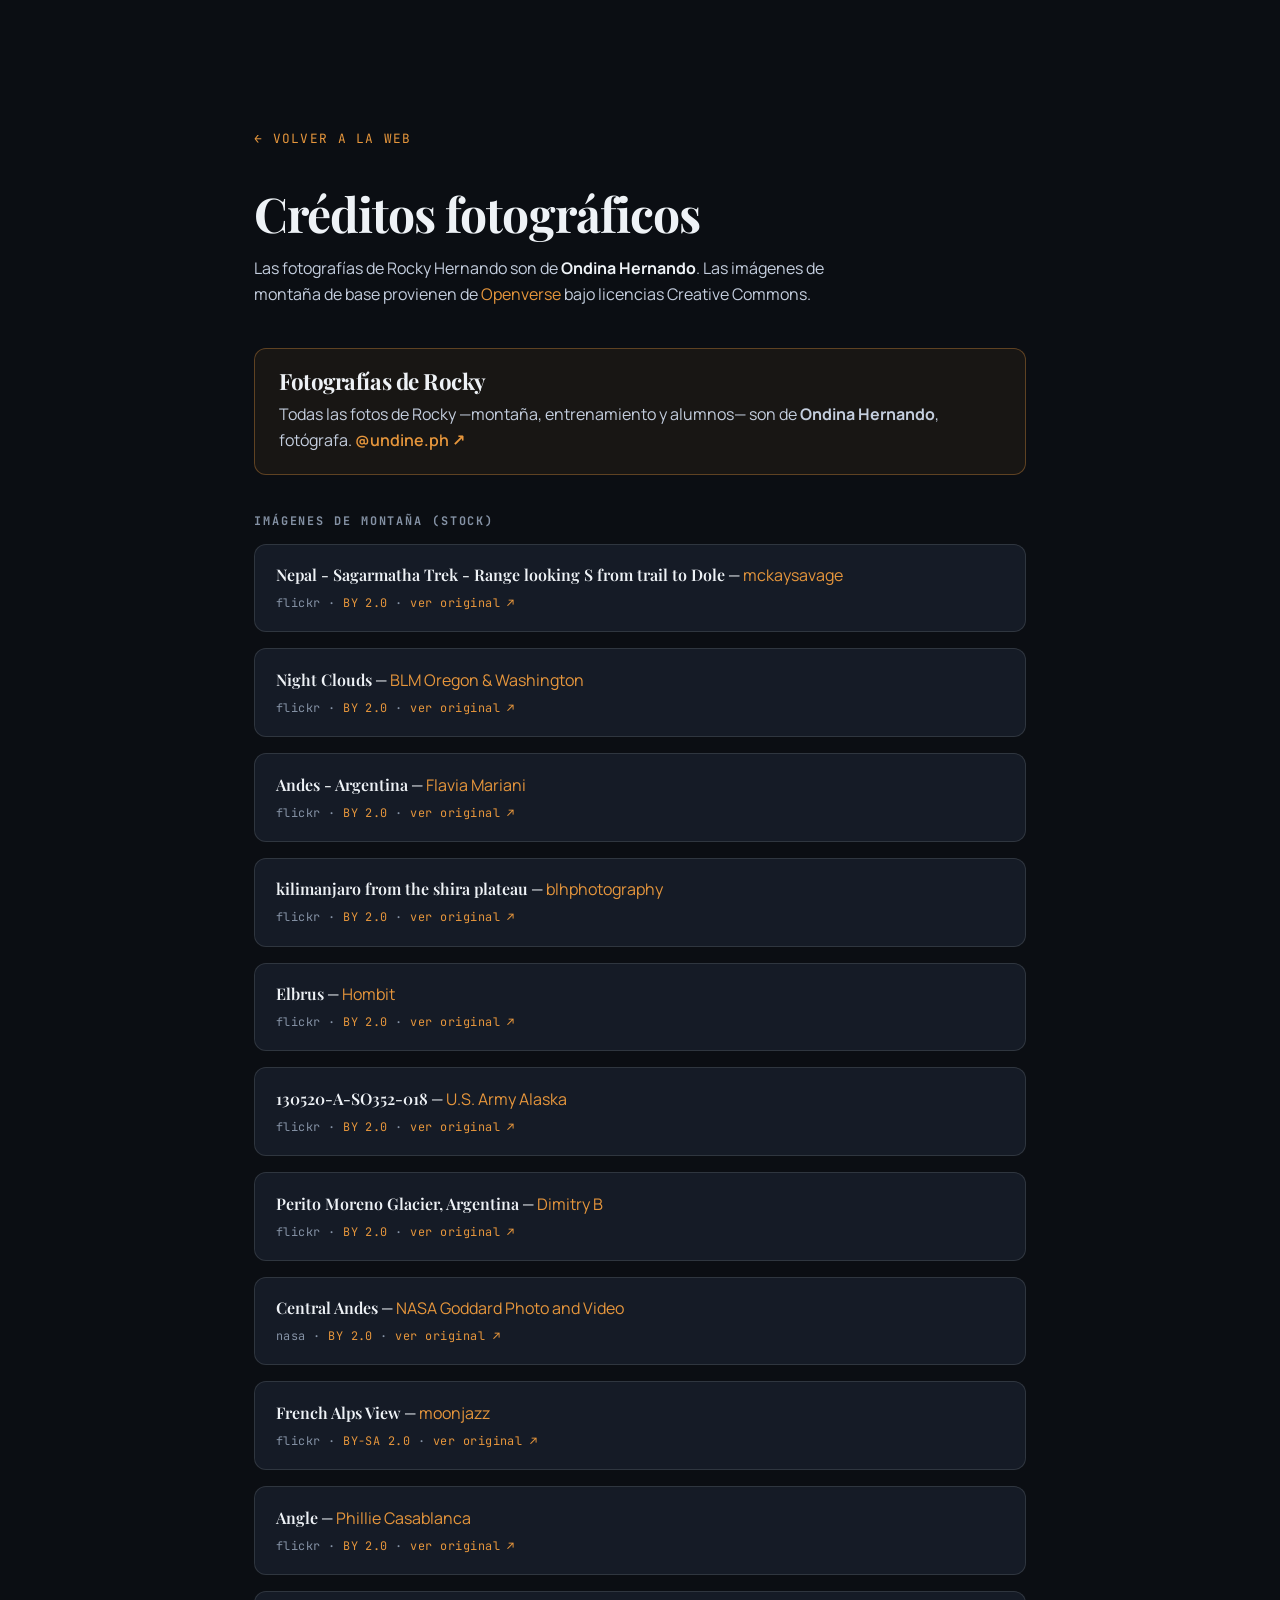
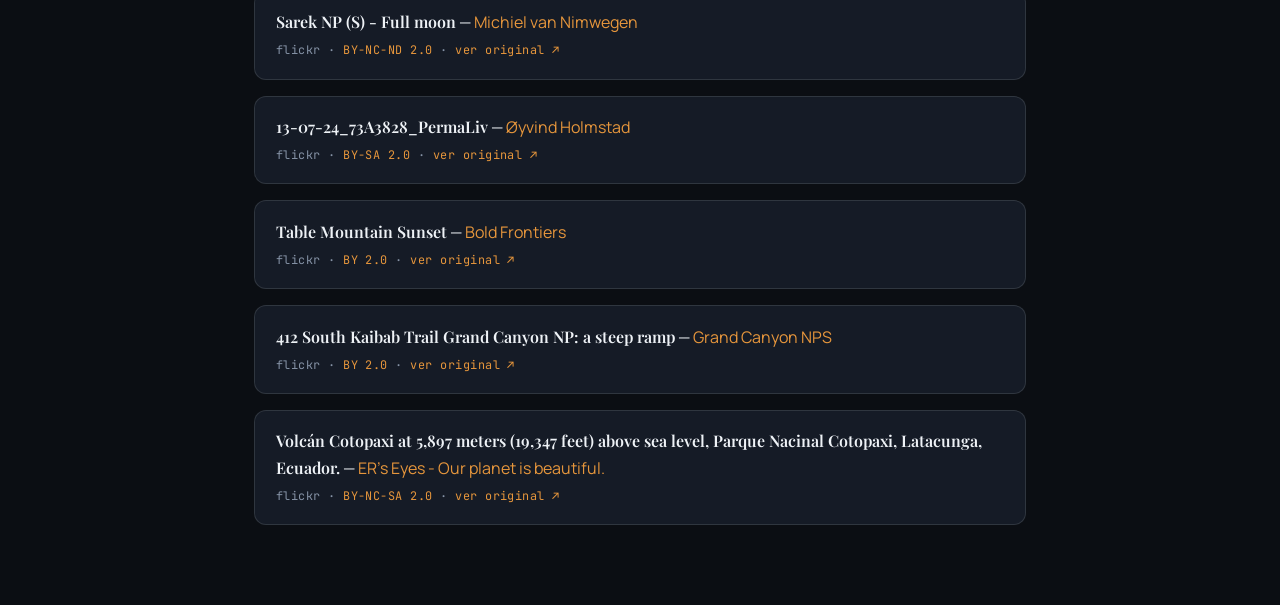
<file: creditos.html>
<!doctype html>
<html lang="es">
<head>
  <meta charset="utf-8" />
  <meta name="viewport" content="width=device-width, initial-scale=1" />
  <title>Créditos fotográficos · Rocky Hernando</title>
  <meta name="robots" content="noindex" />
  <link rel="preconnect" href="https://fonts.googleapis.com" />
  <link rel="preconnect" href="https://fonts.gstatic.com" crossorigin />
  <link rel="stylesheet" href="https://fonts.googleapis.com/css2?family=Playfair+Display:wght@600;700&family=Manrope:wght@400;600&family=JetBrains+Mono:wght@400;500&display=swap" />
  <link rel="stylesheet" href="styles.css?v=20260830c" />
  <style>
    .page-credits { padding: calc(var(--nav-h) + 3rem) var(--gutter) 5rem; max-width: 900px; margin: 0 auto; }
    .page-credits h1 { font-family: var(--serif); font-size: clamp(2rem, 5vw, 3rem); margin-bottom: 1rem; }
    .page-credits .lead { color: var(--snow-2); max-width: 60ch; margin-bottom: 2.5rem; }
    .credits-back { display: inline-flex; gap: .5rem; font-family: var(--mono); font-size: .8rem; letter-spacing: .1em; text-transform: uppercase; color: var(--accent); margin-bottom: 2.5rem; }
    .credits-list { display: grid; gap: 1rem; }
    .credits-list li { padding: 1.1rem 1.3rem; border: 1px solid var(--line); border-radius: 12px; background: var(--bg-3); }
    .credits-list strong { font-family: var(--serif); font-weight: 600; }
    .credits-list a { color: var(--accent); }
    .credits-list .meta { display: block; margin-top: .35rem; font-family: var(--mono); font-size: .74rem; color: var(--snow-3); letter-spacing: .04em; }
    .credits-photographer { padding: 1.3rem 1.5rem; border: 1px solid rgba(230,150,60,.35); background: rgba(230,150,60,.06); border-radius: 12px; margin-bottom: 2.5rem; }
    .credits-photographer h2 { font-family: var(--serif); font-size: 1.4rem; margin-bottom: .5rem; }
    .credits-photographer p { color: var(--snow-2); }
    .credits-photographer a { color: var(--accent); font-weight: 600; }
    .credits-subhead { font-family: var(--mono); font-size: .74rem; letter-spacing: .16em; text-transform: uppercase; color: var(--snow-3); margin-bottom: 1rem; }
  </style>
</head>
<body>
  <main class="page-credits">
    <a class="credits-back" href="index.html">← Volver a la web</a>
    <h1>Créditos fotográficos</h1>
    <p class="lead">Las fotografías de Rocky Hernando son de <strong style="color:var(--snow)">Ondina Hernando</strong>. Las imágenes de montaña de base provienen de <a href="https://openverse.org" target="_blank" rel="noopener" style="color:var(--accent)">Openverse</a> bajo licencias Creative Commons.</p>

    <section class="credits-photographer">
      <h2>Fotografías de Rocky</h2>
      <p>Todas las fotos de Rocky —montaña, entrenamiento y alumnos— son de <strong>Ondina Hernando</strong>, fotógrafa. <a href="https://www.instagram.com/undine.ph/" target="_blank" rel="noopener">@undine.ph ↗</a></p>
    </section>

    <h2 class="credits-subhead">Imágenes de montaña (stock)</h2>
    <ul class="credits-list" data-credits>
      <li>Cargando créditos…</li>
    </ul>
  </main>
  <script defer src="lib/credits-render.js?v=20260830c"></script>
</body>
</html>
</file>
<file: styles.css>
/* =============================================================
   ROCKY HERNANDO · The Conqueror
   Archetype: Editorial Dark — alpine dusk palette
   ============================================================= */

/* =============================================================
   1. Tokens
   ============================================================= */
:root {
  --bg:        #0b0e13;   /* deep slate blue-black — alpine pre-dawn */
  --bg-2:      #0e131b;
  --bg-3:      #151b26;   /* card */
  --bg-4:      #1c2430;

  --snow:      #eef2f6;   /* glacier white text (never pure #fff) */
  --snow-2:    #c4cede;
  --snow-3:    #8592a5;   /* metadata cool grey */

  --accent:    #e6963c;   /* summit gold / alpenglow */
  --accent-2:  #cf7a26;   /* deeper amber */
  --ice:       #6fa6c9;   /* cold ice-blue secondary */

  --line:      rgba(238,242,246,.12);
  --line-2:    rgba(238,242,246,.06);

  --serif: "Playfair Display", Georgia, "Times New Roman", serif;
  --sans:  "Manrope", -apple-system, BlinkMacSystemFont, "Segoe UI", system-ui, sans-serif;
  --mono:  "JetBrains Mono", ui-monospace, SFMono-Regular, Menlo, monospace;

  --ease-out:   cubic-bezier(0.16, 1, 0.3, 1);
  --ease-soft:  cubic-bezier(0.25, 0.46, 0.45, 0.94);
  --ease-bounce: cubic-bezier(0.34, 1.56, 0.64, 1);

  --nav-h: 76px;
  --gutter: clamp(1.25rem, 5vw, 5rem);
  --maxw: 1280px;
}

/* =============================================================
   2. Reset & base
   ============================================================= */
*, *::before, *::after { box-sizing: border-box; margin: 0; }
html {
  -webkit-text-size-adjust: 100%;
  tab-size: 2;
  overflow-x: clip;
  scroll-behavior: smooth;
}
body {
  font-family: var(--sans);
  font-size: 16px;
  line-height: 1.65;
  color: var(--snow);
  background: var(--bg);
  -webkit-font-smoothing: antialiased;
  -moz-osx-font-smoothing: grayscale;
  text-rendering: optimizeLegibility;
  overflow-x: clip;
  overscroll-behavior-y: none;
}
img, svg, video { display: block; max-width: 100%; }
img { height: auto; }
button { font: inherit; color: inherit; cursor: pointer; border: 0; background: none; }
a { color: inherit; text-decoration: none; }
p { text-wrap: pretty; }
h1, h2, h3, h4 { text-wrap: balance; line-height: 1.04; letter-spacing: -0.02em; font-weight: 700; }
ul, ol { list-style: none; padding: 0; }
::selection { background: var(--accent); color: #1a1206; }

:focus-visible { outline: 2px solid var(--accent); outline-offset: 3px; border-radius: 4px; }

/* =============================================================
   3. Utilities
   ============================================================= */
.skip-link {
  position: fixed; top: -100px; left: 1rem;
  padding: .6rem 1rem; background: var(--snow); color: var(--bg);
  z-index: 10001; border-radius: 8px; font-weight: 600;
}
.skip-link:focus { top: 1rem; }

.kicker {
  font-family: var(--mono);
  font-size: .74rem;
  letter-spacing: .28em;
  text-transform: uppercase;
  color: var(--accent);
  margin-bottom: 1.1rem;
}

.section-head { max-width: var(--maxw); margin: 0 auto; padding: 0 var(--gutter); }
.exped .section-head, .train .section-head, .press .section-head { margin-bottom: 2rem; }
.section-title {
  font-family: var(--serif);
  font-weight: 700;
  font-size: clamp(1.9rem, 4.6vw, 3.6rem);
  line-height: 1.05;
  max-width: 20ch;
}
.section-title em { font-style: italic; color: var(--accent); }
.section-lead {
  margin-top: 1.4rem; max-width: 46ch;
  color: var(--snow-2); font-size: 1.08rem;
}

/* =============================================================
   4. Buttons
   ============================================================= */
.btn {
  display: inline-flex; align-items: center; justify-content: center; gap: .5rem;
  padding: .95rem 1.6rem;
  font-weight: 700; font-size: .95rem; letter-spacing: .01em;
  border-radius: 100px;
  transition: transform .45s var(--ease-soft), box-shadow .45s var(--ease-soft),
              background-color .35s var(--ease-out), color .35s var(--ease-out), border-color .35s;
  will-change: transform;
}
.btn-primary {
  background: var(--accent); color: #1a1206;
  box-shadow: 0 10px 30px -10px rgba(230,150,60,.5);
}
.btn-primary:hover {
  transform: translateY(-3px);
  background: #f0a955;
  box-shadow: 0 22px 48px -14px rgba(230,150,60,.6);
}
.btn-primary:active { transform: translateY(-1px); transition-duration: .12s; }
.btn-ghost {
  background: transparent; color: var(--snow);
  border: 1px solid var(--line);
}
.btn-ghost:hover { border-color: var(--accent); color: var(--accent); transform: translateY(-3px); }
.btn-wa {
  background: #1f8f4e; color: #eafff2;
  box-shadow: 0 10px 30px -12px rgba(31,143,78,.6);
}
.btn-wa:hover { transform: translateY(-3px); background: #24a259; }

/* =============================================================
   5. Splash
   ============================================================= */
.splash {
  position: fixed; inset: 0; z-index: 10000;
  background: var(--bg);
  display: grid; place-items: center;
  color: var(--accent);
  transition: opacity .9s var(--ease-out), clip-path 1.1s var(--ease-out);
  animation: splashSafety .01s 4.5s forwards; /* CSS safety net if JS fails */
}
.splash.is-out { opacity: 0; pointer-events: none; clip-path: inset(0 0 100% 0); }
@keyframes splashSafety { to { opacity: 0; pointer-events: none; clip-path: inset(0 0 100% 0); } }
.splash-inner { display: grid; justify-items: center; gap: 1.1rem; }
.splash-mark { color: var(--accent); animation: splashDraw 1.6s var(--ease-out) both; }
.splash-name {
  font-family: var(--mono); letter-spacing: .42em; font-size: .8rem;
  color: var(--snow-2); text-indent: .42em;
}
.splash-line { width: 0; height: 2px; background: var(--accent); animation: splashLine 2.4s var(--ease-out) .2s both; }
@keyframes splashLine { to { width: 120px; } }
@keyframes splashDraw { from { opacity: 0; transform: translateY(10px) scale(.96); } to { opacity: 1; transform: none; } }

/* =============================================================
   6. Custom cursor
   ============================================================= */
.cursor { position: fixed; top: 0; left: 0; pointer-events: none; z-index: 9999; display: none; mix-blend-mode: difference; opacity: 0; transition: opacity .25s var(--ease-out); }
.cursor.is-ready { opacity: 1; }
@media (hover: hover) and (pointer: fine) { .cursor { display: block; } }
.cursor-dot, .cursor-ring { position: fixed; top: 0; left: 0; pointer-events: none; will-change: transform; }
.cursor-dot { width: 6px; height: 6px; margin: -3px; background: var(--snow); border-radius: 50%; }
.cursor-ring { width: 34px; height: 34px; margin: -17px; border: 1px solid var(--snow); border-radius: 50%; transition: width .35s var(--ease-out), height .35s var(--ease-out), margin .35s var(--ease-out); }
.cursor.is-interactive .cursor-ring { width: 54px; height: 54px; margin: -27px; }
.has-cursor, .has-cursor a, .has-cursor button { cursor: none; }

/* =============================================================
   7. Nav
   ============================================================= */
.nav { position: fixed; top: 0; inset-inline: 0; z-index: 200; transition: background-color .4s var(--ease-out), backdrop-filter .4s, box-shadow .4s, border-color .4s; border-bottom: 1px solid transparent; }
.nav.is-scrolled { background: rgba(11,14,19,.82); backdrop-filter: blur(14px); -webkit-backdrop-filter: blur(14px); border-bottom-color: var(--line); }
.nav-inner { max-width: 1440px; margin: 0 auto; height: var(--nav-h); padding: 0 var(--gutter); display: flex; align-items: center; gap: 1.5rem; }
.nav-logo { display: inline-flex; align-items: center; gap: .6rem; color: var(--snow); }
.nav-logo-mark { color: var(--accent); display: inline-flex; }
.nav-logo-text { font-family: var(--serif); font-weight: 700; font-size: 1.18rem; letter-spacing: -.01em; }
.nav-links { display: none; margin-left: auto; gap: 1.5rem; }
.nav-link { position: relative; font-size: .92rem; font-weight: 600; color: var(--snow-2); padding: .3rem 0; transition: color .3s; }
.nav-link::after { content: ""; position: absolute; left: 0; right: 0; bottom: -2px; height: 1px; background: var(--accent); transform: scaleX(0); transform-origin: right; transition: transform .45s var(--ease-out); }
.nav-link:hover { color: var(--snow); }
.nav-link:hover::after { transform: scaleX(1); transform-origin: left; }
.nav-cta { display: none; margin-left: .5rem; padding: .68rem 1.25rem; }
.nav-burger { display: inline-flex; flex-direction: column; justify-content: center; gap: 6px; width: 44px; height: 44px; margin-left: auto; }
.nav-burger span { display: block; height: 2px; width: 26px; background: var(--snow); margin-inline: auto; transition: transform .4s var(--ease-out), opacity .3s; }
.nav-burger[aria-expanded="true"] span:nth-child(1) { transform: translateY(4px) rotate(45deg); }
.nav-burger[aria-expanded="true"] span:nth-child(2) { transform: translateY(-4px) rotate(-45deg); }

@media (min-width: 960px) {
  .nav-links { display: flex; }
  .nav-cta { display: inline-flex; }
  .nav-burger { display: none; }
  .nav-links { margin-left: auto; }
  .nav-cta { margin-left: 0; }
}

/* Mobile menu */
.nav-mobile { position: fixed; inset: 0; z-index: 190; background: var(--bg-2); display: flex; flex-direction: column; align-items: center; justify-content: center; gap: 2rem; clip-path: inset(0 0 100% 0); transition: clip-path .6s var(--ease-soft); }
.nav-mobile[aria-hidden="false"] { clip-path: inset(0); }
.nav-mobile nav { display: flex; flex-direction: column; align-items: center; gap: 1.4rem; }
.nav-mobile nav a { font-family: var(--serif); font-size: 1.8rem; color: var(--snow); }
.nav-mobile nav a:hover { color: var(--accent); }

/* =============================================================
   8. Hero
   ============================================================= */
.hero { position: relative; min-height: 100vh; min-height: 100svh; display: flex; flex-direction: column; justify-content: flex-end; padding: calc(var(--nav-h) + 2rem) var(--gutter) 2rem; overflow: hidden; }
.hero-bg { position: absolute; inset: 0; z-index: -2; }
.hero-img { width: 100%; height: 100%; object-fit: cover; object-position: 72% 55%; }
.hero-img.ambient-on { animation: ambientZoom 32s ease-in-out infinite; }
@keyframes ambientZoom { 0%,100% { transform: scale(1.02); } 50% { transform: scale(1.07); } }
@media (min-width: 960px) { .hero-img { object-position: center 50%; } }
.hero-tint { position: absolute; inset: 0; background:
  linear-gradient(180deg, rgba(8,11,16,.82) 0%, rgba(8,11,16,.5) 28%, rgba(8,11,16,.6) 54%, rgba(8,11,16,.96) 100%),
  radial-gradient(140% 100% at 8% 96%, rgba(8,11,16,.9), transparent 55%); }
.hero-grain { position: absolute; inset: 0; pointer-events: none; opacity: .16; mix-blend-mode: overlay;
  background-image: url("data:image/svg+xml,%3Csvg xmlns='http://www.w3.org/2000/svg' viewBox='0 0 200 200'%3E%3Cfilter id='n'%3E%3CfeTurbulence type='fractalNoise' baseFrequency='0.9' numOctaves='3' stitchTiles='stitch'/%3E%3CfeColorMatrix values='0 0 0 0 0 0 0 0 0 0 0 0 0 0 0 0 0 0 0.6 0'/%3E%3C/filter%3E%3Crect width='100%25' height='100%25' filter='url(%23n)'/%3E%3C/svg%3E");
  background-size: 200px 200px; }

.hero-content { position: relative; max-width: var(--maxw); margin: 0 auto; width: 100%; }
.hero-content .kicker { text-shadow: 0 1px 12px rgba(0,0,0,.5); }
.hero-name { text-shadow: 0 4px 30px rgba(0,0,0,.55), 0 1px 4px rgba(0,0,0,.5); }
.hero-sub { text-shadow: 0 1px 10px rgba(0,0,0,.6); }
.hero-title { margin: 0 0 1.4rem; }
.hero-name { display: block; font-family: var(--serif); font-weight: 800; font-size: clamp(2.9rem, 11vw, 8rem); line-height: .92; letter-spacing: -.03em; }
.hero-epithet { display: flex; align-items: center; gap: .8rem; margin-top: .4rem; font-family: var(--mono); text-transform: uppercase; letter-spacing: .3em; font-size: clamp(.7rem, 1.6vw, .95rem); color: var(--snow-2); }
.hero-epithet em { font-family: var(--serif); font-style: italic; text-transform: none; letter-spacing: normal; font-size: clamp(1.4rem, 3.4vw, 2.2rem); color: var(--accent); }
.hero-epithet::after { content: ""; flex: 1; height: 1px; background: var(--line); max-width: 160px; }
.hero-sub { max-width: 44ch; color: var(--snow-2); font-size: clamp(1rem, 1.4vw, 1.18rem); }
.hero-actions { display: flex; flex-wrap: wrap; gap: .9rem; margin-top: 1.9rem; }

.hero-stats { position: relative; max-width: var(--maxw); margin: 3rem auto 0; width: 100%; display: grid; grid-template-columns: repeat(2, 1fr); gap: 1.6rem 1rem; padding-top: 2rem; border-top: 1px solid var(--line); }
.hero-stats li { min-width: 0; }
.stat-num { font-family: var(--serif); font-weight: 700; font-size: clamp(1.8rem, 4vw, 2.9rem); line-height: 1; color: var(--snow); display: inline-flex; align-items: baseline; }
.stat-unit { font-size: .5em; margin-left: .12em; color: var(--accent); }
.stat-label { display: block; margin-top: .4rem; font-family: var(--mono); font-size: .66rem; letter-spacing: .1em; text-transform: uppercase; color: var(--snow-3); overflow-wrap: anywhere; }

.hero-scroll { position: absolute; right: var(--gutter); bottom: 2rem; display: none; flex-direction: column; align-items: center; gap: .7rem; font-family: var(--mono); font-size: .62rem; letter-spacing: .22em; text-transform: uppercase; color: var(--snow-3); }
.hero-scroll-line { width: 1px; height: 46px; background: linear-gradient(var(--accent), transparent); animation: scrollPulse 2.2s ease-in-out infinite; }
@keyframes scrollPulse { 0%,100% { transform: scaleY(.5); opacity: .4; transform-origin: top; } 50% { transform: scaleY(1); opacity: 1; transform-origin: top; } }

@media (min-width: 720px) { .hero-stats { grid-template-columns: repeat(4, 1fr); } .hero-scroll { display: flex; } }

/* =============================================================
   9. About / Historia
   ============================================================= */
.about { max-width: var(--maxw); margin: 0 auto; padding: clamp(2.75rem, 6vw, 4.5rem) var(--gutter); }
.about-grid { display: grid; gap: 2.5rem; }
.about-figure { position: relative; border-radius: 14px; overflow: hidden; }
.about-figure img { width: 100%; aspect-ratio: 4/5; object-fit: cover; transition: transform 1.2s var(--ease-out); }
.about-figure:hover img { transform: scale(1.05); }
.about-caption { position: absolute; left: 1rem; bottom: 1rem; font-family: var(--mono); font-size: .66rem; letter-spacing: .2em; text-transform: uppercase; color: var(--snow); background: rgba(11,14,19,.55); backdrop-filter: blur(6px); padding: .4rem .7rem; border-radius: 6px; }
.about-title { font-family: var(--serif); font-size: clamp(1.7rem, 3.6vw, 2.9rem); margin-bottom: 1.5rem; }
.about-text p { color: var(--snow-2); margin-bottom: 1.1rem; max-width: 54ch; }
.about-text strong { color: var(--accent); font-weight: 700; }
.about-sign { font-family: var(--serif); font-style: italic; color: var(--snow); font-size: 1.25rem; margin-top: 1.6rem; }
.about-sign span { color: var(--accent); }

@media (min-width: 960px) {
  .about-grid { grid-template-columns: 0.85fr 1fr; gap: 4.5rem; align-items: center; }
}

/* =============================================================
   10. Seven Summits — ascent tracker (SIGNATURE)
   ============================================================= */
.summits { max-width: var(--maxw); margin: 0 auto; padding: clamp(2.5rem, 5vw, 3.5rem) var(--gutter) clamp(2.75rem, 6vw, 4.5rem); }
.summits .section-head { padding: 0; }
.summits-progress { display: flex; align-items: center; flex-wrap: wrap; gap: .9rem 1.2rem; margin-top: 2rem; }
.summits-progress-num { font-family: var(--serif); font-weight: 700; font-size: 1.9rem; color: var(--accent); }
.summits-progress-bar { flex: 1; min-width: 140px; max-width: 340px; height: 5px; border-radius: 100px; background: var(--line); overflow: hidden; }
.summits-progress-bar span { display: block; height: 100%; width: var(--p, 57%); background: linear-gradient(90deg, var(--accent-2), var(--accent)); border-radius: inherit; }
.summits-progress-label { font-family: var(--mono); font-size: .68rem; letter-spacing: .14em; text-transform: uppercase; color: var(--snow-3); }

.ascent { margin-top: 3rem; border-top: 1px solid var(--line); }
.ascent-row {
  display: grid;
  grid-template-columns: 2.4rem 1fr auto;
  grid-template-areas:
    "rank info status"
    "bar bar bar"
    "alt alt alt";
  align-items: center;
  gap: .5rem 1rem;
  padding: 1.5rem 0;
  border-bottom: 1px solid var(--line);
}
.ascent-rank { grid-area: rank; font-family: var(--mono); font-size: .8rem; color: var(--snow-3); }
.ascent-info { grid-area: info; display: flex; align-items: baseline; gap: .7rem; flex-wrap: wrap; }
.ascent-name { font-family: var(--serif); font-weight: 700; font-size: clamp(1.3rem, 3vw, 2rem); color: var(--snow); }
.ascent-cont { font-family: var(--mono); font-size: .66rem; letter-spacing: .16em; text-transform: uppercase; color: var(--snow-3); }
.ascent-bar { grid-area: bar; height: 8px; border-radius: 100px; background: var(--line-2); position: relative; overflow: hidden; }
.ascent-bar i { position: absolute; inset: 0; width: 0; border-radius: inherit; transition: width 1.3s var(--ease-out); }
.ascent-row.is-revealed .ascent-bar i { width: var(--w); }
.ascent-alt { grid-area: alt; font-family: var(--mono); font-size: 1.05rem; color: var(--snow-2); }
.ascent-alt small { color: var(--snow-3); font-size: .7em; }
.ascent-status { grid-area: status; justify-self: end; font-family: var(--mono); font-size: .64rem; letter-spacing: .12em; text-transform: uppercase; padding: .35rem .7rem; border-radius: 100px; white-space: nowrap; }

.ascent-row.is-done .ascent-bar i { background: linear-gradient(90deg, var(--accent-2), var(--accent)); box-shadow: 0 0 18px -2px rgba(230,150,60,.5); }
.ascent-row.is-done .ascent-status { color: var(--accent); border: 1px solid rgba(230,150,60,.4); background: rgba(230,150,60,.08); }
.ascent-row.is-done .ascent-name { color: var(--snow); }

.ascent-row.is-pending { opacity: .72; }
.ascent-row.is-pending .ascent-bar i { background: repeating-linear-gradient(90deg, var(--ice), var(--ice) 6px, transparent 6px, transparent 12px); opacity: .5; }
.ascent-row.is-pending .ascent-status { color: var(--ice); border: 1px solid rgba(111,166,201,.35); }
.ascent-row.is-pending .ascent-name { color: var(--snow-2); }

@media (min-width: 720px) {
  .ascent-row {
    grid-template-columns: 2.6rem minmax(180px, 1fr) 2.2fr auto 7.5rem;
    grid-template-areas: "rank info bar alt status";
    gap: 1.4rem;
    padding: 1.7rem 0;
  }
  .ascent-info { flex-direction: column; align-items: flex-start; gap: .2rem; }
}

/* =============================================================
   11. Expediciones
   ============================================================= */
.exped { max-width: var(--maxw); margin: 0 auto; padding: clamp(2.75rem, 6vw, 4.5rem) var(--gutter); }
.exped .section-head { padding: 0; margin-bottom: 3rem; }
.exped-grid { display: grid; grid-template-columns: 1fr; gap: 1.4rem; }
.exp-card { position: relative; display: flex; flex-direction: column; border-radius: 14px; overflow: hidden; background: var(--bg-3); border: 1px solid var(--line); }
.exp-img { overflow: hidden; }
.exp-img img { width: 100%; aspect-ratio: 16/10; object-fit: cover; transition: transform .9s var(--ease-out), filter .6s; }
.exp-card:hover .exp-img img { transform: scale(1.08); filter: saturate(1.1) brightness(1.04); }
/* Cuerpo en columna: lugar + etiqueta arriba; título + descripción pegados abajo. */
.exp-body { flex: 1; display: flex; flex-direction: column; padding: 1.5rem 1.6rem 1.7rem; }
.exp-loc { order: 1; font-family: var(--mono); font-size: .64rem; letter-spacing: .14em; text-transform: uppercase; color: var(--ice); margin-bottom: .5rem; }
.exp-alt { order: 2; font-family: var(--mono); color: var(--accent); font-size: .74rem; letter-spacing: .12em; text-transform: uppercase; margin: 0; }
.exp-name { order: 3; margin: 0 0 .28rem; font-family: var(--serif); font-size: 1.62rem; line-height: 1.08; color: var(--snow); }
.exp-desc { order: 4; margin-top: auto; color: var(--snow-2); font-size: .96rem; line-height: 1.5; }

@media (min-width: 640px) { .exped-grid { grid-template-columns: repeat(2, 1fr); } }
@media (min-width: 1024px) { .exped-grid { grid-template-columns: repeat(4, 1fr); gap: 1.2rem; } }

/* =============================================================
   12. Marquee
   ============================================================= */
.marquee { overflow: hidden; position: relative; border-block: 1px solid var(--line); padding: 1.4rem 0; background: var(--bg-2); }
.marquee::before, .marquee::after { content: ""; position: absolute; top: 0; bottom: 0; width: 100px; z-index: 2; pointer-events: none; }
.marquee::before { left: 0; background: linear-gradient(90deg, var(--bg-2), transparent); }
.marquee::after { right: 0; background: linear-gradient(270deg, var(--bg-2), transparent); }
.marquee-track { display: inline-flex; align-items: center; gap: 2.5rem; white-space: nowrap; will-change: transform; font-family: var(--serif); font-style: italic; font-size: clamp(1.3rem, 3vw, 2rem); color: var(--snow-2); }
.marquee-track .dot { color: var(--accent); font-style: normal; font-size: .6em; }

/* =============================================================
   13. Entrenamiento
   ============================================================= */
.train { max-width: var(--maxw); margin: 0 auto; padding: clamp(2.75rem, 6vw, 4.5rem) var(--gutter) clamp(1.75rem, 4vw, 2.5rem); }
.train .section-head { padding: 0; margin-bottom: 3rem; }
.train-grid { display: grid; grid-template-columns: 1fr; gap: 1.2rem; }
.train-card { padding: 2.2rem 2rem 2.4rem; border-radius: 14px; background: var(--bg-3); border: 1px solid var(--line); transition: transform .5s var(--ease-out), border-color .5s, background-color .5s; }
.train-card:hover { transform: translateY(-6px); border-color: rgba(230,150,60,.35); background: var(--bg-4); }
.train-num { font-family: var(--mono); font-size: .8rem; color: var(--accent); }
.train-name { font-family: var(--serif); font-size: 1.5rem; color: var(--snow); margin: .8rem 0 .8rem; }
.train-card p { color: var(--snow-2); font-size: .98rem; }
.train-cta { margin-top: 2.5rem; text-align: center; }

@media (min-width: 720px) { .train-grid { grid-template-columns: repeat(3, 1fr); } }

/* =============================================================
   14. Galería
   ============================================================= */
.gallery { max-width: var(--maxw); margin: 0 auto; padding: 0 var(--gutter) clamp(2.75rem, 6vw, 4.5rem); }
.gallery-grid { display: grid; grid-template-columns: repeat(2, 1fr); grid-auto-rows: 200px; gap: 1rem; }
.g-item { position: relative; border-radius: 12px; overflow: hidden; background: var(--bg-3); }
.g-item img { width: 100%; height: 100%; object-fit: cover; transition: transform .9s var(--ease-out), filter .6s; }
.g-item:hover img { transform: scale(1.07); filter: saturate(1.12); }
.g-tall { grid-row: span 2; }
@media (min-width: 720px) {
  .gallery-grid { grid-template-columns: repeat(4, 1fr); grid-auto-rows: 220px; gap: 1.1rem; }
  .g-wide { grid-column: span 2; }
}

/* =============================================================
   15. Prensa
   ============================================================= */
.press { max-width: var(--maxw); margin: 0 auto; padding: clamp(2.5rem, 5vw, 3.5rem) var(--gutter) clamp(2.75rem, 6vw, 4.5rem); }
.press .section-head { padding: 0; margin-bottom: 3rem; }
.press-grid { display: grid; grid-template-columns: 1fr; gap: 1.2rem; }
.press-card { display: flex; flex-direction: column; border-radius: 14px; overflow: hidden; background: var(--bg-3); border: 1px solid var(--line); min-height: 190px; transition: transform .5s var(--ease-out), border-color .5s, background-color .5s; }
.press-card:hover { transform: translateY(-5px); border-color: rgba(230,150,60,.35); }
.press-img { aspect-ratio: 4/5; overflow: hidden; }
.press-img img { width: 100%; height: 100%; object-fit: cover; transition: transform .8s var(--ease-out); }
.press-img-top img { object-position: center 16%; }
.press-card:hover .press-img img { transform: scale(1.06); }
.press-body { display: flex; flex-direction: column; gap: .55rem; padding: 1.4rem 1.5rem 1.6rem; flex: 1; }
.press-type { font-family: var(--mono); font-size: .64rem; letter-spacing: .16em; text-transform: uppercase; color: var(--ice); }
.press-title { font-family: var(--serif); font-size: 1.3rem; line-height: 1.15; color: var(--snow); }
.press-cue { font-family: var(--mono); font-size: .78rem; color: var(--accent); margin-top: auto; }
.press-card-invite { justify-content: center; background: var(--bg-2); }
.press-card-invite .press-body { justify-content: center; min-height: 190px; }
@media (min-width: 720px) { .press-grid { grid-template-columns: repeat(3, 1fr); } }

/* =============================================================
   16. Contacto
   ============================================================= */
.contact { position: relative; overflow: hidden; padding: clamp(3rem, 6vw, 5rem) var(--gutter); }
.contact-bg { position: absolute; inset: 0; z-index: -2; }
.contact-bg img { width: 100%; height: 100%; object-fit: cover; }
.contact-tint { position: absolute; inset: 0; background: linear-gradient(180deg, rgba(11,14,19,.9), rgba(11,14,19,.82)), radial-gradient(90% 70% at 20% 30%, rgba(11,14,19,.5), rgba(11,14,19,.92)); }
.contact-inner { max-width: var(--maxw); margin: 0 auto; display: grid; gap: 3rem; }
.contact-copy .section-title { color: var(--snow); }
.contact-direct { display: flex; flex-wrap: wrap; align-items: center; gap: 1.2rem; margin-top: 2rem; }
.contact-ig { font-family: var(--mono); font-size: .85rem; color: var(--snow-2); letter-spacing: .06em; }
.contact-ig:hover { color: var(--accent); }

.contact-form-wrap { position: relative; background: rgba(21,27,38,.72); backdrop-filter: blur(14px); -webkit-backdrop-filter: blur(14px); border: 1px solid var(--line); border-radius: 18px; padding: 1.8rem; }
@supports not (backdrop-filter: blur(10px)) { .contact-form-wrap { background: #10151d; } }
.cta-form { display: grid; gap: 1rem; transition: opacity .55s var(--ease-out), transform .55s var(--ease-soft); }
.cta-form.is-sent { opacity: 0; transform: translateY(-12px); pointer-events: none; }
.field { position: relative; }
.field input, .field textarea, .field select {
  width: 100%; padding: 1.4rem 1rem .55rem; border: 1px solid var(--line); border-radius: 10px;
  background: rgba(11,14,19,.4); color: var(--snow); font-family: var(--sans); font-size: 1rem;
  transition: border-color .3s;
}
.field textarea { padding-top: 1.4rem; resize: vertical; min-height: 96px; }
.field select { padding: 1rem; color: var(--snow-2); appearance: none; background-image: linear-gradient(45deg, transparent 50%, var(--snow-3) 50%), linear-gradient(135deg, var(--snow-3) 50%, transparent 50%); background-position: calc(100% - 20px) 50%, calc(100% - 14px) 50%; background-size: 6px 6px; background-repeat: no-repeat; }
.field input:focus, .field textarea:focus, .field select:focus { outline: none; border-color: var(--accent); }
.field select option { background: var(--bg-3); color: var(--snow); }
.field select option:disabled { color: var(--snow-3); }
.field label { position: absolute; left: 1rem; top: 1rem; pointer-events: none; color: var(--snow-3); font-size: 1rem; transition: all .22s var(--ease-out); }
.field input:focus + label, .field input:not(:placeholder-shown) + label,
.field textarea:focus + label, .field textarea:not(:placeholder-shown) + label {
  top: .42rem; font-size: .62rem; letter-spacing: .16em; text-transform: uppercase; color: var(--accent);
}
.field-label-static { position: static; display: block; margin-bottom: .4rem; font-family: var(--mono); font-size: .62rem; letter-spacing: .16em; text-transform: uppercase; color: var(--snow-3); }
.cta-submit { position: relative; width: 100%; }
.cta-form-spinner { position: absolute; inset: 0; display: grid; place-items: center; opacity: 0; }
.cta-form.is-sending .cta-form-label { opacity: 0; }
.cta-form.is-sending .cta-form-spinner { opacity: 1; }
.cta-form-spinner::after { content: ""; width: 18px; height: 18px; border: 2px solid rgba(26,18,6,.35); border-top-color: #1a1206; border-radius: 50%; animation: spin .9s linear infinite; }
@keyframes spin { to { transform: rotate(360deg); } }
.form-note { font-size: .78rem; color: var(--snow-3); text-align: center; }
.cta-success { position: absolute; inset: 1.8rem; display: grid; align-content: center; justify-items: start; opacity: 0; pointer-events: none; transition: opacity .7s var(--ease-out) .2s; }
.cta-success.is-visible { opacity: 1; pointer-events: auto; }
.cta-success h3 { font-family: var(--serif); font-size: 2rem; color: var(--accent); }
.cta-success p { color: var(--snow-2); margin-top: .6rem; }

@media (min-width: 960px) { .contact-inner { grid-template-columns: 1fr 1fr; gap: 4rem; align-items: center; } .contact-form-wrap { padding: 2.2rem; } }

/* =============================================================
   17. Footer
   ============================================================= */
.footer { background: var(--bg-2); border-top: 1px solid var(--line); padding: clamp(3rem, 7vw, 4.5rem) var(--gutter) 2rem; }
/* En mobile el botón flotante de WhatsApp (.wa-fab) queda sobre el footer:
   sumamos espacio abajo para que los íconos de Kepler no se solapen. */
@media (max-width: 719px) { .footer { padding-bottom: 7rem; } }
.footer-inner { max-width: var(--maxw); margin: 0 auto; display: grid; gap: 2rem; align-items: center; }
.footer-brand { display: flex; align-items: center; gap: .7rem; flex-wrap: wrap; }
.footer-mark { color: var(--accent); }
.footer-name { font-family: var(--serif); font-weight: 700; font-size: 1.3rem; }
.footer-tag { font-family: var(--mono); font-size: .64rem; letter-spacing: .2em; text-transform: uppercase; color: var(--snow-3); }
.footer-nav { display: flex; flex-wrap: wrap; gap: 1.4rem; }
.footer-nav a { color: var(--snow-2); font-size: .92rem; }
.footer-nav a:hover { color: var(--accent); }
.footer-social { display: flex; gap: 1.4rem; }
.footer-social a { color: var(--snow-2); font-size: .92rem; }
.footer-social a:hover { color: var(--accent); }
.footer-bottom { max-width: var(--maxw); margin: 2.5rem auto 0; padding-top: 1.6rem; border-top: 1px solid var(--line); display: flex; flex-wrap: wrap; justify-content: space-between; gap: .6rem; }
.footer-bottom p { font-size: .8rem; color: var(--snow-3); }
.footer-credits a { color: var(--snow-2); }
.footer-credits a:hover { color: var(--accent); }

@media (min-width: 860px) { .footer-inner { grid-template-columns: auto 1fr auto; } .footer-nav { justify-content: center; } }

/* =============================================================
   18. Reveal & tilt
   ============================================================= */
[data-reveal] { opacity: 0; transform: translateY(38px); transition: opacity .8s var(--ease-soft), transform .8s var(--ease-soft); }
[data-reveal].is-revealed { opacity: 1; transform: none; }
/* Defensive: split-text elements must never stay invisible */
.reveal[data-split] { opacity: 1; transform: none; }

.has-tilt { --rx: 0deg; --ry: 0deg; transform: perspective(900px) rotateX(var(--rx)) rotateY(var(--ry)); transition: transform .55s var(--ease-soft); }
.has-tilt:hover { transition-duration: .15s; }

/* =============================================================
   18b. Social icon buttons (nav + footer)
   ============================================================= */
.icon-btn { width: 40px; height: 40px; border-radius: 50%; border: 1px solid var(--line); display: inline-flex; align-items: center; justify-content: center; color: var(--snow-2); transition: color .3s var(--ease-out), border-color .3s, transform .3s, background-color .3s; }
.icon-btn:hover { transform: translateY(-2px); }
.icon-btn.is-ig:hover { color: #e1306c; border-color: #e1306c; background: rgba(225,48,108,.1); }
.icon-btn.is-wa:hover { color: #25d366; border-color: #25d366; background: rgba(37,211,102,.1); }

.nav-social { display: none; gap: .5rem; align-items: center; }
@media (min-width: 960px) { .nav-social { display: inline-flex; } }

.nav-mobile-social { display: flex; gap: 1rem; margin-top: 1.4rem; }
.nav-mobile-social .icon-btn { width: 54px; height: 54px; }
.icon-btn-sm { width: 32px; height: 32px; }

/* Footer maker — Kepler AI Agency */
.footer-maker { max-width: var(--maxw); margin: 1.6rem auto 0; padding-top: 1.4rem; border-top: 1px solid var(--line-2); display: flex; flex-wrap: wrap; align-items: center; justify-content: center; gap: .5rem 1rem; text-align: center; }
.footer-maker-text { font-size: .82rem; color: var(--snow-3); }
.footer-maker-text strong { color: var(--snow); font-weight: 700; }
.footer-maker-text a { text-decoration: none; transition: color .25s var(--ease-out); }
.footer-maker-text a strong { color: var(--accent); transition: color .25s var(--ease-out); }
.footer-maker-text a:hover strong { color: var(--snow); }
.footer-maker-social { display: inline-flex; gap: .5rem; }

/* =============================================================
   18c. Entrenamiento — figure alongside intro
   ============================================================= */
.train-top { display: grid; gap: 2.5rem; margin-bottom: 3rem; }
.train-top .section-head { margin-bottom: 0; }
.train-figure { border-radius: 14px; overflow: hidden; }
.train-figure img { width: 100%; aspect-ratio: 4/5; object-fit: cover; object-position: center 20%; transition: transform 1.2s var(--ease-out); }
.train-figure:hover img { transform: scale(1.05); }
@media (min-width: 960px) { .train-top { grid-template-columns: 1.1fr .72fr; align-items: center; gap: 4rem; } }

/* =============================================================
   18d. Photo masonry (galería + alumnos)
   ============================================================= */
.photo-masonry { column-count: 2; column-gap: 1rem; }
@media (min-width: 720px) { .photo-masonry { column-count: 3; column-gap: 1.1rem; } }
@media (min-width: 1100px) { .photo-masonry { column-count: 4; } }
.photo-masonry figure { break-inside: avoid; margin: 0 0 1rem; border-radius: 12px; overflow: hidden; background: var(--bg-3); border: 1px solid var(--line-2); }
.photo-masonry img { width: 100%; height: auto; display: block; transition: transform .8s var(--ease-out), filter .6s; }
.photo-masonry figure:hover img { transform: scale(1.05); filter: saturate(1.08); }

.alumnos { max-width: var(--maxw); margin: 0 auto; padding: clamp(1.25rem,3vw,2rem) var(--gutter) clamp(2.5rem,6vw,4rem); }
.alumnos .section-head { padding: 0; margin-bottom: 2.4rem; }
.alumnos-feature { border-radius: 14px; overflow: hidden; margin-bottom: 1.1rem; border: 1px solid var(--line-2); }
.alumnos-feature img { width: 100%; aspect-ratio: 16/9; object-fit: cover; object-position: center 40%; display: block; transition: transform 1.2s var(--ease-out); }
.alumnos-feature:hover img { transform: scale(1.04); }

/* Center-mode carousel (foto central protagonista + vecinas parciales) */
.ccar { position: relative; }
.ccar-vp { overflow: hidden; }
.ccar-track { display: flex; gap: 1.2rem; align-items: center; will-change: transform; transition: transform .7s cubic-bezier(.4,0,.2,1); }
.ccar-track.ccar-jump, .ccar-track.ccar-jump .cslide { transition: none !important; }
.cslide { flex: 0 0 auto; border-radius: 14px; transform: scale(.82); opacity: .38; transition: transform .7s cubic-bezier(.4,0,.2,1), opacity .7s cubic-bezier(.4,0,.2,1); }
.cslide.is-active { transform: scale(1); opacity: 1; }
.cslide img { height: clamp(250px, 40vw, 420px); width: auto; display: block; border-radius: 14px; box-shadow: 0 20px 50px -18px rgba(0,0,0,.6); }
.ccar-arrow { position: absolute; top: 50%; transform: translateY(-50%); z-index: 4; width: 46px; height: 46px; border-radius: 50%; background: rgba(11,14,19,.72); -webkit-backdrop-filter: blur(8px); backdrop-filter: blur(8px); border: 1px solid var(--line); color: var(--snow); display: grid; place-items: center; font-size: 1.7rem; line-height: 0; transition: background-color .3s, border-color .3s, color .3s; }
.ccar-arrow:hover { border-color: var(--accent); color: var(--accent); background: rgba(11,14,19,.9); }
.ccar-arrow span { display: block; margin-top: -2px; }
.ccar-prev { left: .3rem; }
.ccar-next { right: .3rem; }
@media (min-width: 720px) { .ccar-prev { left: 1rem; } .ccar-next { right: 1rem; } }
.ccar-dots { display: flex; justify-content: center; gap: .5rem; margin-top: 1.5rem; }
.ccar-dots button { width: 8px; height: 8px; padding: 0; border: 0; border-radius: 50%; background: var(--line); cursor: pointer; transition: background-color .3s, width .3s; }
.ccar-dots button.is-active { background: var(--accent); width: 22px; border-radius: 6px; }

/* =============================================================
   18e. Gallery mosaic (grid ordenado) + WhatsApp flotante
   ============================================================= */
.gallery-mosaic { display: grid; grid-template-columns: repeat(2, 1fr); gap: 1rem; }
@media (min-width: 720px) { .gallery-mosaic { grid-template-columns: repeat(3, 1fr); gap: 1.1rem; } }
.gallery-mosaic figure { margin: 0; border-radius: 14px; overflow: hidden; background: var(--bg-3); border: 1px solid var(--line-2); aspect-ratio: 4 / 5; }
.gallery-mosaic img { width: 100%; height: 100%; object-fit: cover; display: block; transition: transform .8s var(--ease-out), filter .6s; }
.gallery-mosaic figure:hover img { transform: scale(1.05); filter: saturate(1.08); }

.wa-fab { position: fixed; right: clamp(1rem, 3vw, 1.75rem); bottom: clamp(1rem, 3vw, 1.75rem); z-index: 300; width: 58px; height: 58px; border-radius: 50%; background: #25d366; color: #fff; display: grid; place-items: center; box-shadow: 0 12px 32px -6px rgba(37,211,102,.55), 0 4px 14px rgba(0,0,0,.35); transition: transform .3s var(--ease-out), box-shadow .3s; }
.wa-fab:hover { transform: scale(1.08); color: #fff; box-shadow: 0 18px 44px -8px rgba(37,211,102,.7); }
.wa-fab::after { content: ""; position: absolute; inset: 0; border-radius: 50%; animation: waPulse 2.6s ease-out infinite; }
@keyframes waPulse { 0% { box-shadow: 0 0 0 0 rgba(37,211,102,.45); } 70% { box-shadow: 0 0 0 16px rgba(37,211,102,0); } 100% { box-shadow: 0 0 0 0 rgba(37,211,102,0); } }
@media (min-width: 720px) { .wa-fab { width: 62px; height: 62px; } }

/* =============================================================
   18f. Reseñas (testimonios + formulario con estrellas)
   ============================================================= */
.reviews { max-width: min(1660px, 95vw); margin: 0 auto; padding: clamp(2.75rem, 6vw, 4.5rem) var(--gutter); }
.reviews .section-head { padding: 0; margin-bottom: 2.2rem; }
.reviews-grid { display: flex; flex-wrap: wrap; justify-content: center; gap: 1rem; margin-bottom: 2.5rem; }
@media (min-width: 720px) { .reviews-grid { gap: 1.1rem; } }
.review-card { flex: 1 1 300px; max-width: 380px; display: flex; flex-direction: column; padding: 1.5rem 1.6rem; border-radius: 14px; background: var(--bg-3); border: 1px solid var(--line); transition: border-color .28s var(--ease-out), background .28s var(--ease-out), transform .28s var(--ease-out), box-shadow .28s var(--ease-out); }
.review-card:hover { border-color: var(--accent); background: color-mix(in srgb, var(--accent) 8%, var(--bg-3)); transform: translateY(-4px); box-shadow: 0 12px 30px -12px color-mix(in srgb, var(--accent) 45%, transparent); }
.review-stars { color: var(--accent); letter-spacing: .12em; font-size: 1.05rem; }
.review-text { color: var(--snow); font-family: var(--serif); font-style: italic; font-size: 1.08rem; line-height: 1.45; margin: .7rem 0 1rem; }
.review-name { margin-top: auto; font-family: var(--mono); font-size: .68rem; letter-spacing: .12em; text-transform: uppercase; color: var(--snow-3); }

/* --- Carrusel de reseñas: 2 filas × 3, scroll horizontal infinito (JS) --- */
/* La grilla fuente pasa a "solo lectores de pantalla" cuando el carrusel se arma. */
.reviews-grid.is-sr { position: absolute; width: 1px; height: 1px; padding: 0; margin: -1px; overflow: hidden; clip: rect(0 0 0 0); white-space: nowrap; border: 0; }
.reviews-carousel { display: none; position: relative; overflow: hidden; margin-bottom: 2.5rem; }
.reviews-carousel.is-ready { display: block; animation: revFade .6s var(--ease-out) both; }
@keyframes revFade { from { opacity: 0; } to { opacity: 1; } }
/* Pista horizontal de COLUMNAS rígidas (cada columna = 2 tarjetas apiladas). */
.rev-track { display: flex; width: max-content; will-change: transform; }
.rev-col { display: flex; flex-direction: column; gap: var(--rev-gap, 16px); width: var(--rev-col, 320px); height: var(--rev-h, 520px); }
/* Las tarjetas crecen para llenar la columna en proporción a su texto (flex-grow
   se setea inline por JS = alto natural). Sin recortes: texto completo siempre. */
.reviews-carousel .review-card { flex-basis: 0; min-height: 0; max-width: none; margin: 0; }
.reviews-carousel .review-text { font-size: 1rem; }
/* fundido en los bordes: las tarjetas entran/salen sin corte brusco */
.reviews-carousel::before, .reviews-carousel::after { content: ""; position: absolute; top: 0; bottom: 0; width: clamp(28px, 6%, 90px); z-index: 3; pointer-events: none; }
.reviews-carousel::before { left: 0; background: linear-gradient(90deg, var(--bg), transparent); }
.reviews-carousel::after { right: 0; background: linear-gradient(270deg, var(--bg), transparent); }
/* Flechas de control manual */
.rev-nav { position: absolute; top: 50%; transform: translateY(-50%); z-index: 4; width: 44px; height: 44px; border-radius: 50%; display: grid; place-items: center; cursor: pointer; color: var(--snow); background: color-mix(in srgb, var(--bg-3) 82%, transparent); border: 1px solid var(--line); -webkit-backdrop-filter: blur(4px); backdrop-filter: blur(4px); transition: background .2s var(--ease-out), border-color .2s var(--ease-out), color .2s var(--ease-out), transform .15s var(--ease-out); }
.rev-nav:hover { background: var(--accent); border-color: var(--accent); color: #1a1206; }
.rev-nav:active { transform: translateY(-50%) scale(.9); }
.rev-nav.prev { left: 8px; }
.rev-nav.next { right: 8px; }
.rev-nav svg { width: 20px; height: 20px; }
/* En pantallas chicas los fundidos laterales tapan buena parte de la tarjeta
   —que ya ocupa casi todo el ancho— y ensucian la lectura. En escritorio sí
   aportan, porque ahí sobra espacio a los costados. */
@media (max-width: 620px) {
  .rev-nav { width: 38px; height: 38px; }
  .reviews-carousel::before, .reviews-carousel::after { content: none; }
}

.reviews-form-card { position: relative; max-width: 640px; margin: 0 auto; background: var(--bg-3); border: 1px solid var(--line); border-radius: 18px; padding: clamp(1.5rem, 4vw, 2.2rem); }
.reviews-cta-title { font-family: var(--serif); font-size: clamp(1.4rem, 3vw, 2rem); }
.reviews-cta-title em { font-style: italic; color: var(--accent); }
.reviews-cta-sub { color: var(--snow-2); margin: .4rem 0 1.4rem; }
.review-form { display: grid; gap: 1rem; transition: opacity .5s var(--ease-out), transform .5s var(--ease-soft); }
.review-form.is-sent { opacity: 0; transform: translateY(-10px); pointer-events: none; }
.stars-input { display: flex; gap: .25rem; }
.stars-input .star { font-size: 1.9rem; line-height: 1; color: var(--line); background: none; border: 0; padding: 0 .1rem; cursor: pointer; transition: color .2s, transform .2s var(--ease-out); }
.stars-input .star.is-on, .stars-input .star.is-hover { color: var(--accent); }
/* pista visual: 3 estrellas y media en dorado tenue cuando no hay selección */
.stars-input .star.is-hint { color: rgba(230,150,60,.42); }
.stars-input .star.is-hint-half { color: transparent; background-image: linear-gradient(90deg, rgba(230,150,60,.42) 50%, var(--line) 50%); -webkit-background-clip: text; background-clip: text; }
.stars-input .star:hover { transform: scale(1.15); }
.review-submit { position: relative; }
.review-spinner { position: absolute; inset: 0; display: grid; place-items: center; opacity: 0; }
.review-form.is-sending .review-label { opacity: 0; }
.review-form.is-sending .review-spinner { opacity: 1; }
.review-spinner::after { content: ""; width: 18px; height: 18px; border: 2px solid rgba(26,18,6,.35); border-top-color: #1a1206; border-radius: 50%; animation: spin .9s linear infinite; }
.review-success { position: absolute; inset: clamp(1.5rem, 4vw, 2.2rem); display: grid; align-content: center; justify-items: start; opacity: 0; pointer-events: none; transition: opacity .6s var(--ease-out) .15s; }
.review-success.is-visible { opacity: 1; pointer-events: auto; }
.review-success h3 { font-family: var(--serif); font-size: 1.9rem; color: var(--accent); }
.review-success p { color: var(--snow-2); margin-top: .5rem; }

/* =============================================================
   19. Reduced motion — only intrusive loops
   ============================================================= */
@media (prefers-reduced-motion: reduce) {
  html { scroll-behavior: auto; }
  .hero-img.ambient-on { animation: none; }
  .hero-scroll-line { animation: none; }
  .wa-fab::after { animation: none; }
}
</file>
